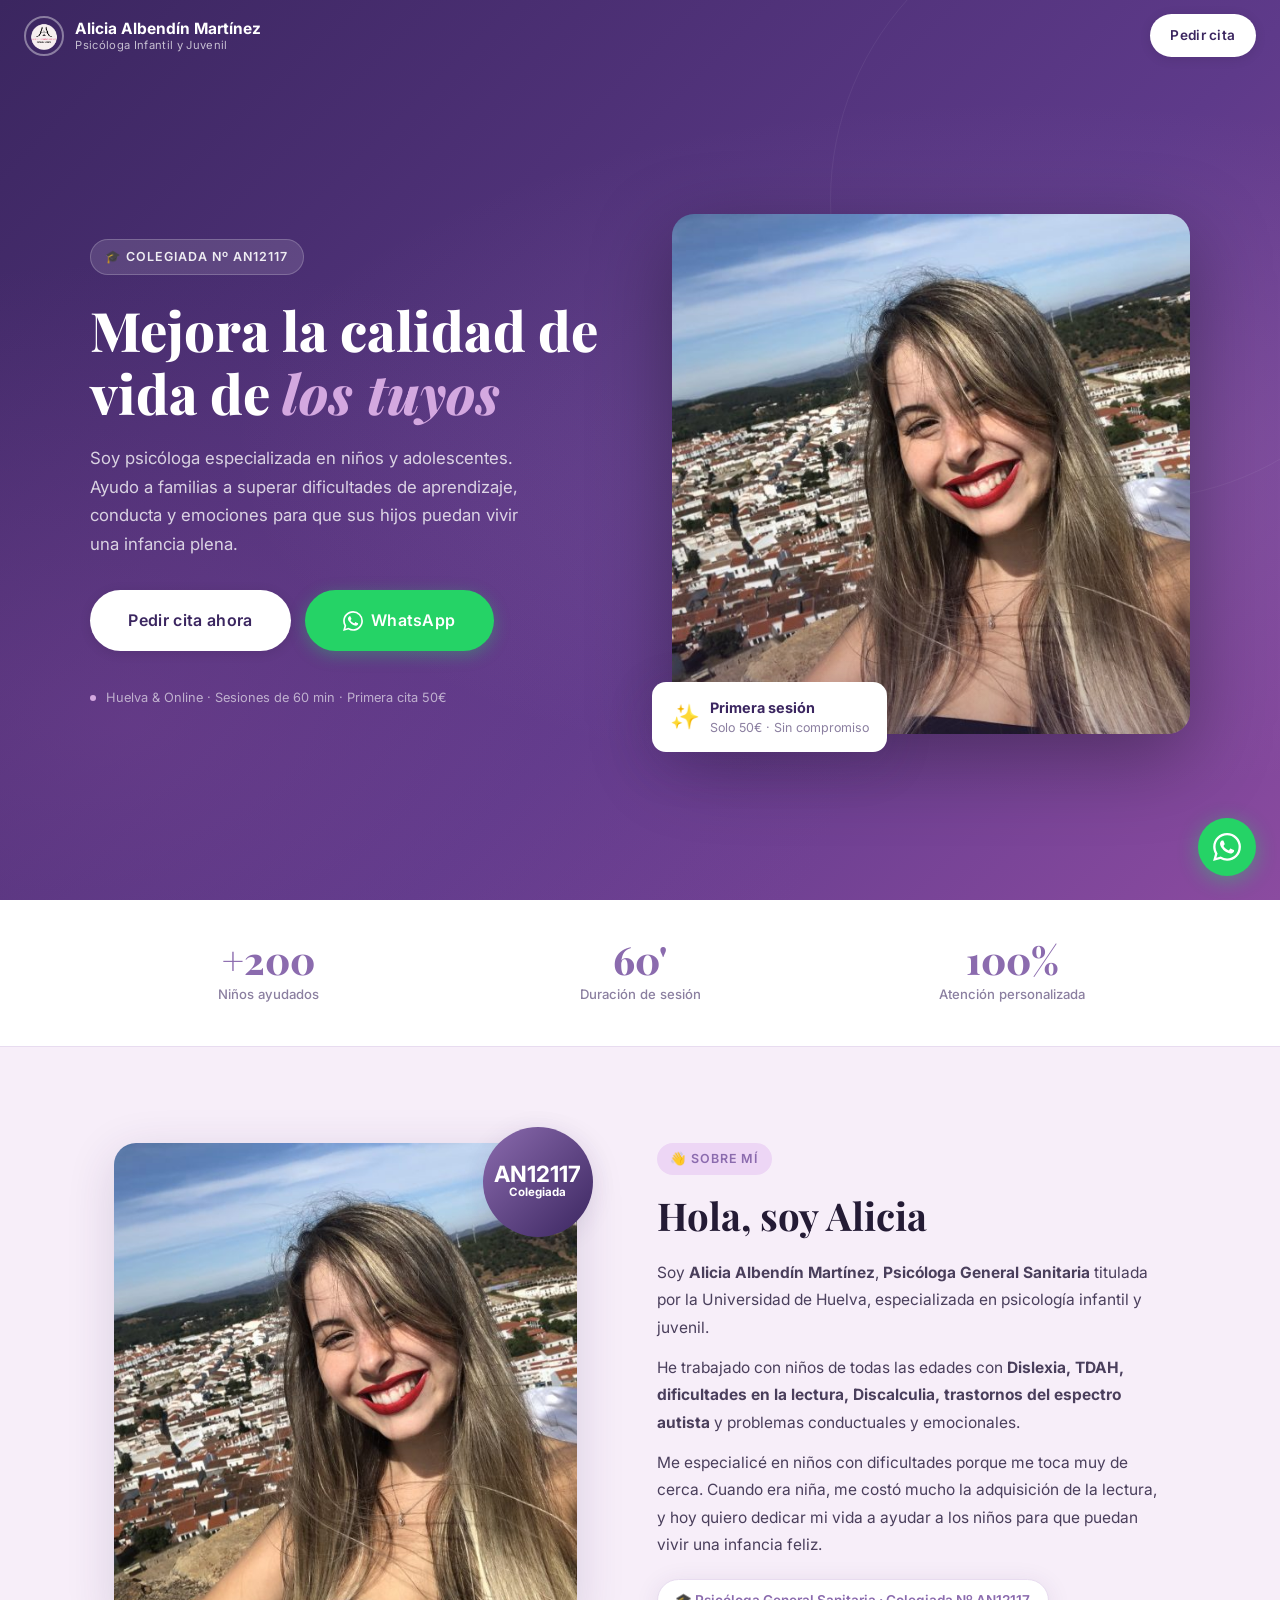
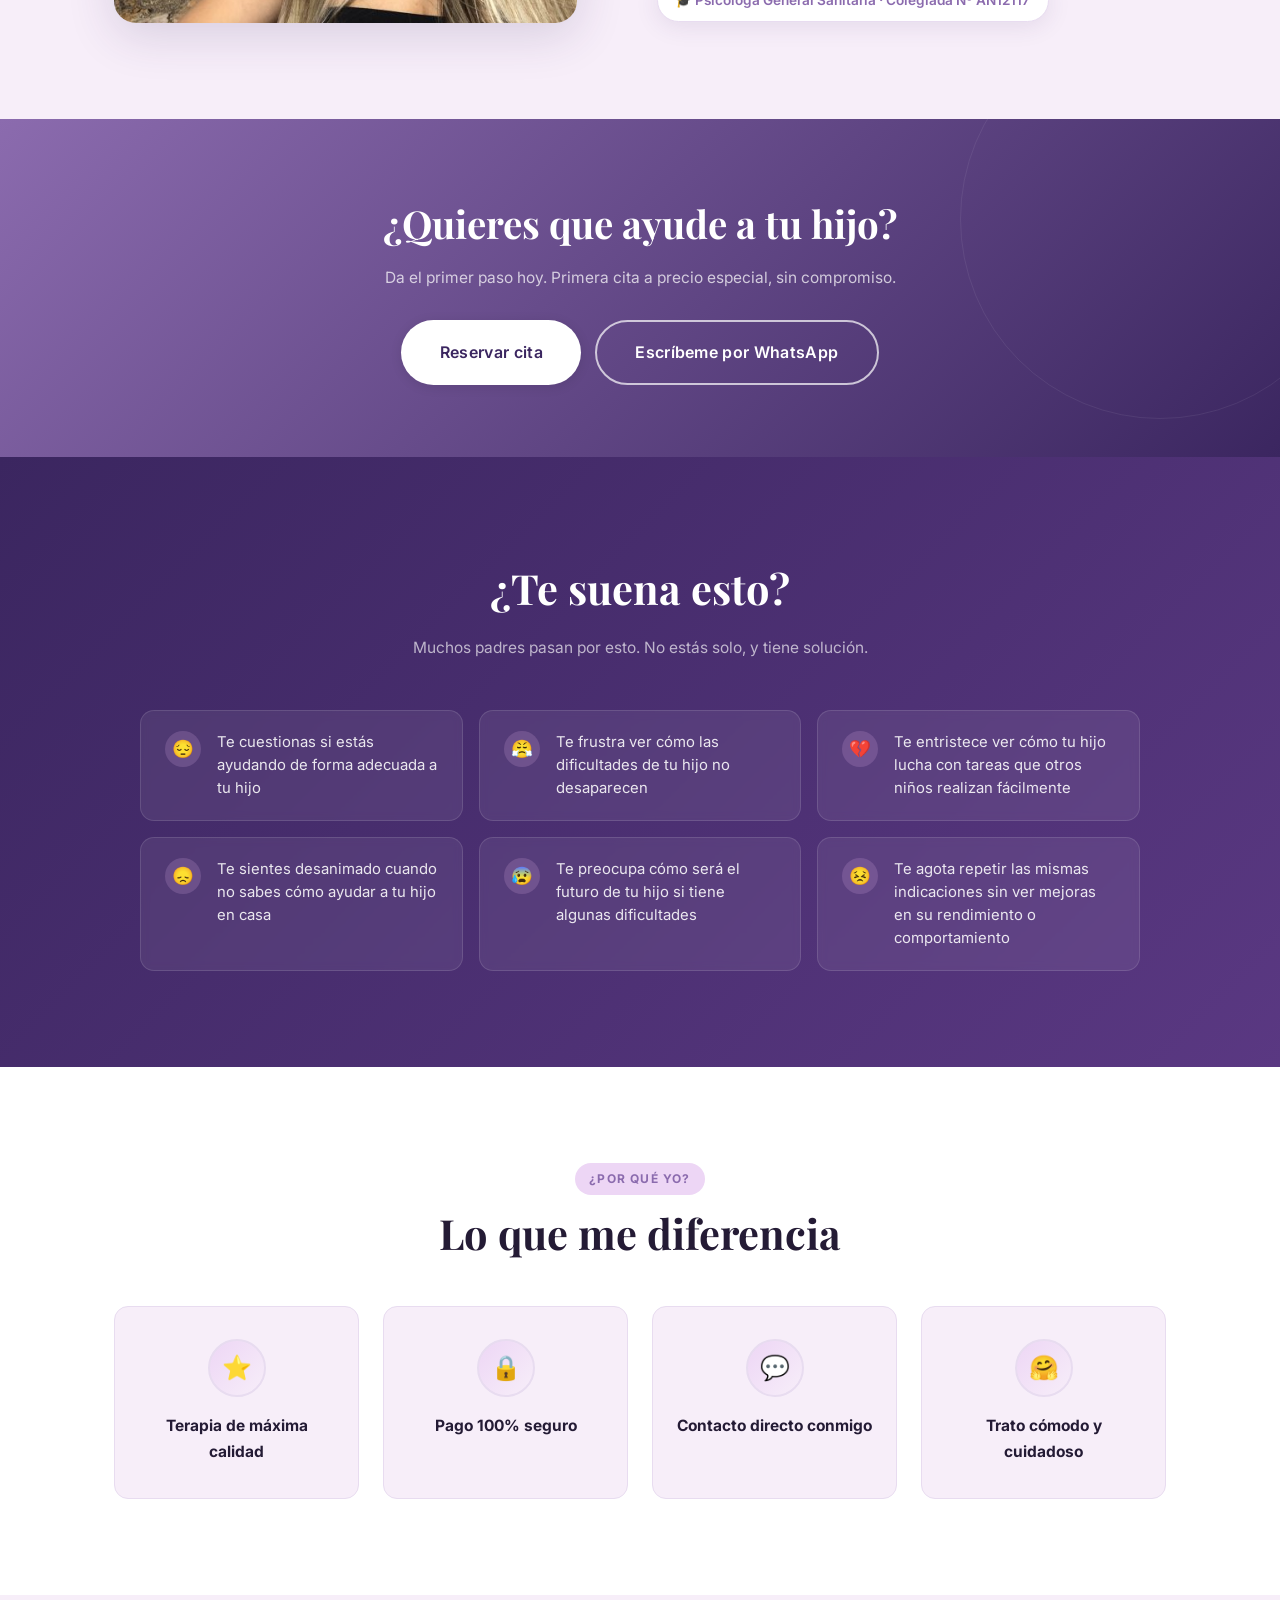
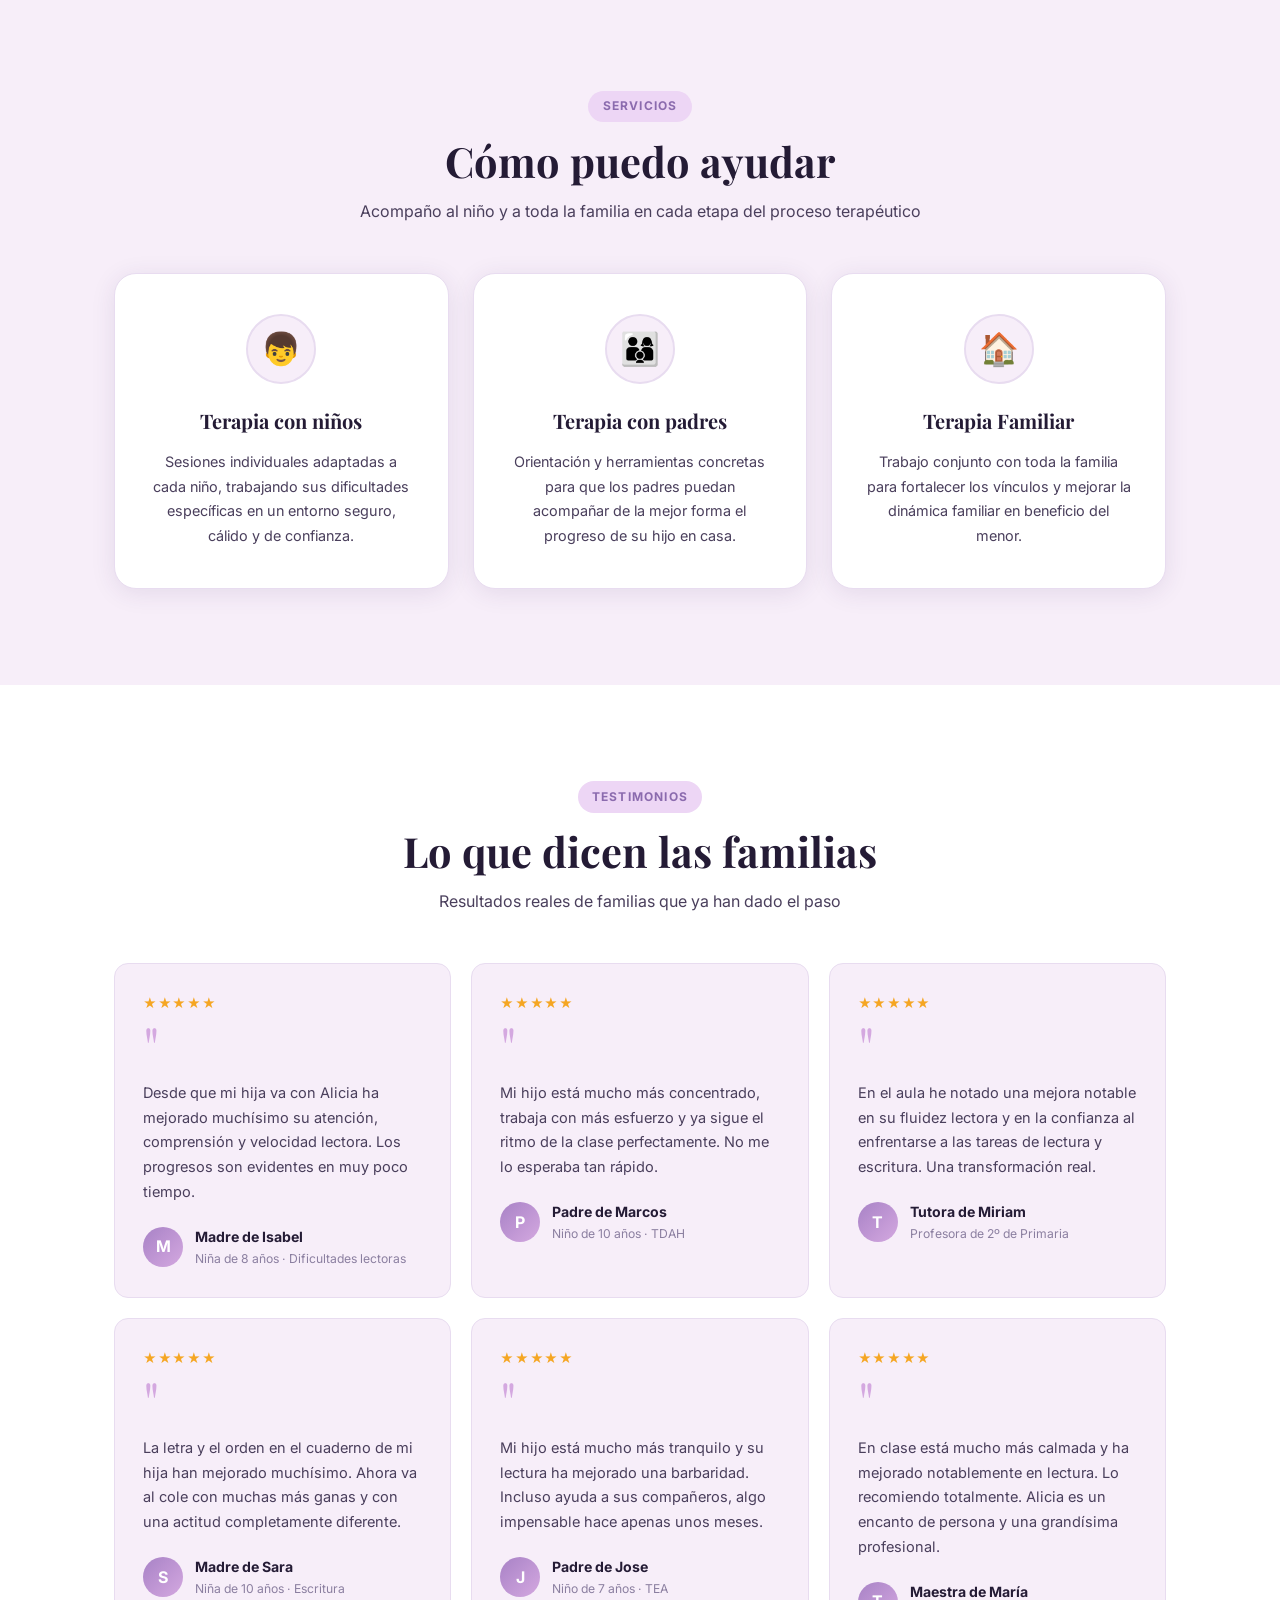
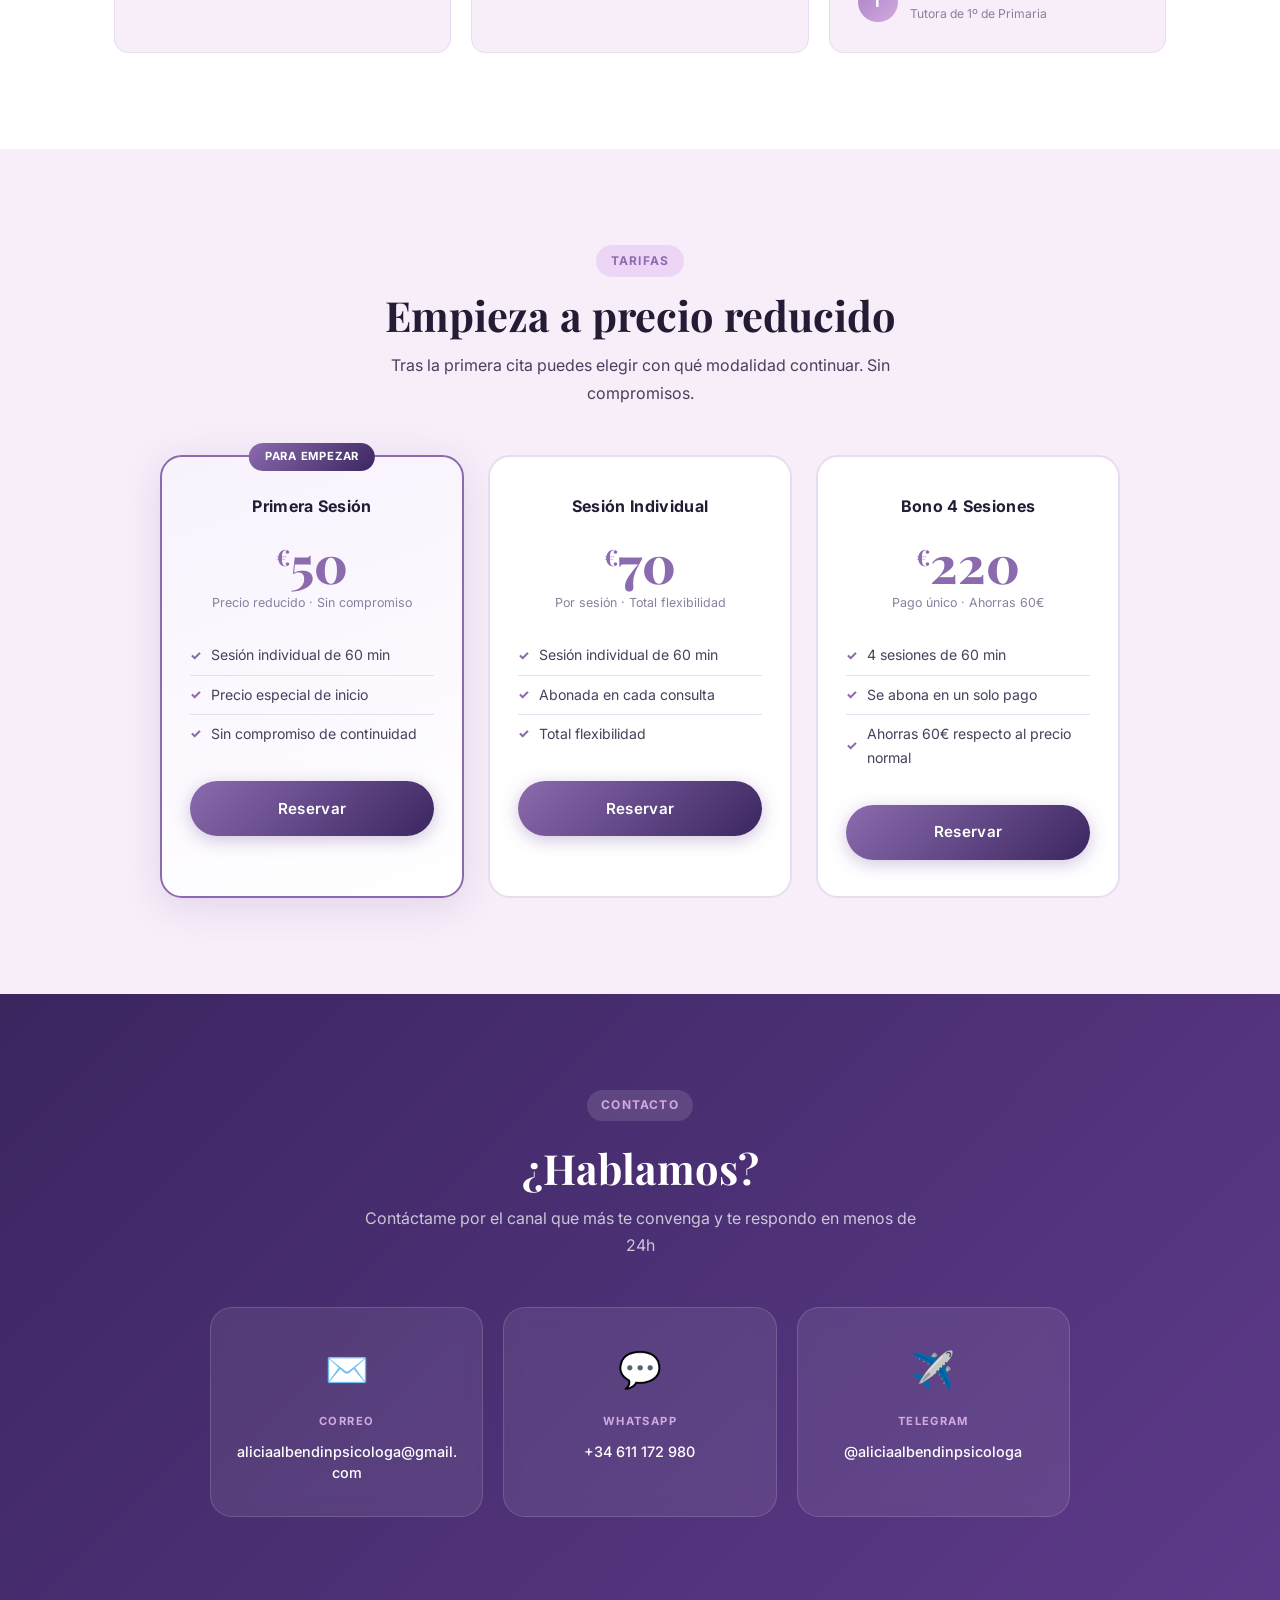
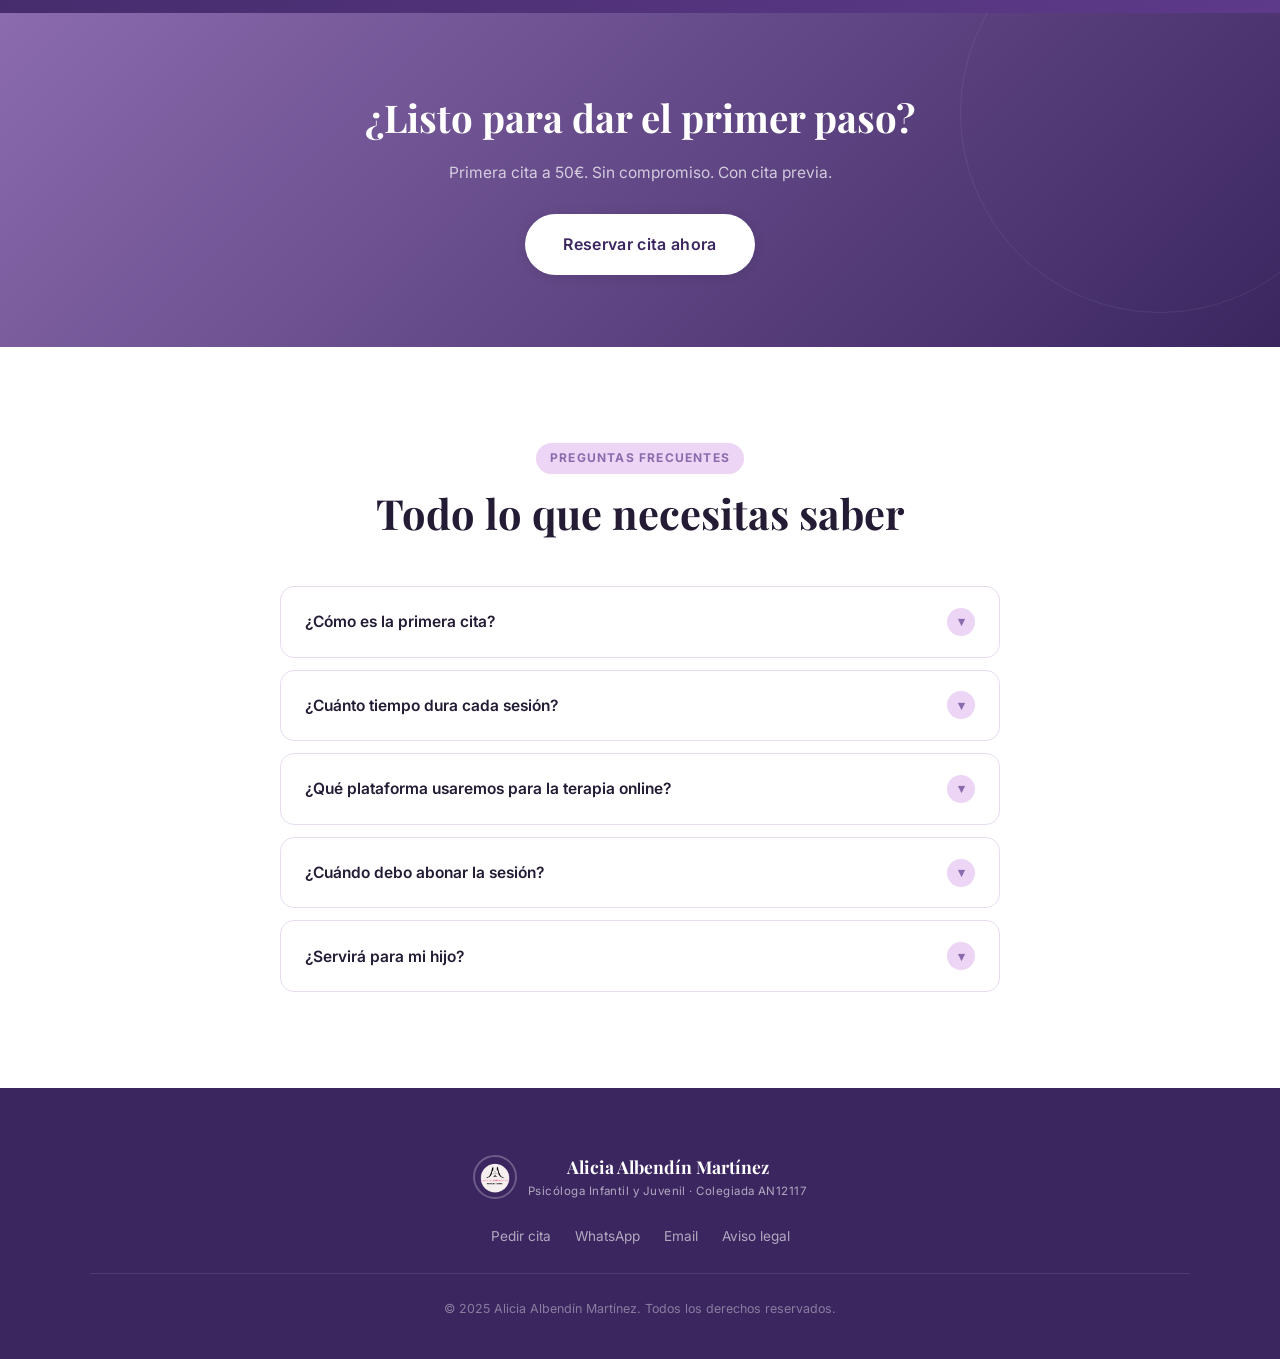
<file: site/index.html>
<!DOCTYPE html>
<html lang="es">
<head>
  <meta charset="UTF-8">
  <meta name="viewport" content="width=device-width, initial-scale=1.0">
  <title>Alicia Albendín Martínez — Psicóloga Infantil y Juvenil</title>
  <meta name="description" content="Psicóloga especializada en psicología infantil y juvenil. Ayudo a niños con dislexia, TDAH, problemas emocionales y conductuales. Huelva y Online.">
  <link rel="icon" type="image/png" href="images/logo.png">
  <link rel="stylesheet" href="styles.css">
</head>
<body>

<!-- Nav -->
<nav class="site-nav" id="nav">
  <div class="nav-logo">
    <img src="images/logo.png" alt="Alicia Albendín">
    <div class="nav-logo-name">
      Alicia Albendín Martínez
      <small>Psicóloga Infantil y Juvenil</small>
    </div>
  </div>
  <div class="nav-actions">
    <a href="pagina-de-ventas.html" class="btn btn-white btn-sm">Pedir cita</a>
  </div>
</nav>

<!-- Hero -->
<section class="hero">
  <div class="hero-inner">
    <div class="hero-content">
      <div class="hero-badge">🎓 Colegiada Nº AN12117</div>
      <h1>Mejora la calidad de vida de <em>los tuyos</em></h1>
      <p class="hero-sub">Soy psicóloga especializada en niños y adolescentes. Ayudo a familias a superar dificultades de aprendizaje, conducta y emociones para que sus hijos puedan vivir una infancia plena.</p>
      <div class="hero-ctas">
        <a href="pagina-de-ventas.html" class="btn btn-white btn-lg">Pedir cita ahora</a>
        <a href="https://wa.me/34611172980" target="_blank" class="btn btn-whatsapp btn-lg">
          <svg viewBox="0 0 24 24" width="20" height="20" fill="currentColor"><path d="M17.472 14.382c-.297-.149-1.758-.867-2.03-.967-.273-.099-.471-.148-.67.15-.197.297-.767.966-.94 1.164-.173.199-.347.223-.644.075-.297-.15-1.255-.463-2.39-1.475-.883-.788-1.48-1.761-1.653-2.059-.173-.297-.018-.458.13-.606.134-.133.298-.347.446-.52.149-.174.198-.298.298-.497.099-.198.05-.371-.025-.52-.075-.149-.669-1.612-.916-2.207-.242-.579-.487-.5-.669-.51-.173-.008-.371-.01-.57-.01-.198 0-.52.074-.792.372-.272.297-1.04 1.016-1.04 2.479 0 1.462 1.065 2.875 1.213 3.074.149.198 2.096 3.2 5.077 4.487.709.306 1.262.489 1.694.625.712.227 1.36.195 1.871.118.571-.085 1.758-.719 2.006-1.413.248-.694.248-1.289.173-1.413-.074-.124-.272-.198-.57-.347m-5.421 7.403h-.004a9.87 9.87 0 01-5.031-1.378l-.361-.214-3.741.982.998-3.648-.235-.374a9.86 9.86 0 01-1.51-5.26c.001-5.45 4.436-9.884 9.888-9.884 2.64 0 5.122 1.03 6.988 2.898a9.825 9.825 0 012.893 6.994c-.003 5.45-4.437 9.884-9.885 9.884m8.413-18.297A11.815 11.815 0 0012.05 0C5.495 0 .16 5.335.157 11.892c0 2.096.547 4.142 1.588 5.945L.057 24l6.305-1.654a11.882 11.882 0 005.683 1.448h.005c6.554 0 11.89-5.335 11.893-11.893a11.821 11.821 0 00-3.48-8.413z"/></svg>
          WhatsApp
        </a>
      </div>
      <div class="hero-trust">
        <div class="hero-trust-dot"></div>
        <span>Huelva &amp; Online · Sesiones de 60 min · Primera cita 50€</span>
      </div>
    </div>
    <div class="hero-image-wrap">
      <div class="hero-image-card">
        <img src="images/alicia.jpg" alt="Alicia Albendín Martínez, Psicóloga">
      </div>
      <div class="hero-float-badge">
        <div class="hero-float-badge-icon">✨</div>
        <div class="hero-float-badge-text">
          <strong>Primera sesión</strong>
          <span>Solo 50€ · Sin compromiso</span>
        </div>
      </div>
    </div>
  </div>
</section>

<!-- Stats bar -->
<div class="stats-bar">
  <div class="stats-inner">
    <div class="stat-item reveal">
      <div class="stat-num">+200</div>
      <div class="stat-label">Niños ayudados</div>
    </div>
    <div class="stat-item reveal reveal-delay-1">
      <div class="stat-num">60'</div>
      <div class="stat-label">Duración de sesión</div>
    </div>
    <div class="stat-item reveal reveal-delay-3">
      <div class="stat-num">100%</div>
      <div class="stat-label">Atención personalizada</div>
    </div>
  </div>
</div>

<!-- About -->
<section class="section about-section">
  <div class="container">
    <div class="about-grid">
      <div class="about-image reveal">
        <img src="images/alicia.jpg" alt="Alicia Albendín Martínez">
        <div class="about-image-badge">
          <strong>AN12117</strong>
          Colegiada
        </div>
      </div>
      <div class="about-content reveal reveal-delay-1">
        <div class="about-tag">👋 Sobre mí</div>
        <h2>Hola, soy Alicia</h2>
        <p>Soy <strong>Alicia Albendín Martínez</strong>, <strong>Psicóloga General Sanitaria</strong> titulada por la Universidad de Huelva, especializada en psicología infantil y juvenil.</p>
        <p>He trabajado con niños de todas las edades con <strong>Dislexia, TDAH, dificultades en la lectura, Discalculia, trastornos del espectro autista</strong> y problemas conductuales y emocionales.</p>
        <p>Me especialicé en niños con dificultades porque me toca muy de cerca. Cuando era niña, me costó mucho la adquisición de la lectura, y hoy quiero dedicar mi vida a ayudar a los niños para que puedan vivir una infancia feliz.</p>
        <div class="about-colegiada">🎓 Psicóloga General Sanitaria · Colegiada Nº AN12117</div>
      </div>
    </div>
  </div>
</section>

<!-- CTA Banner -->
<section class="cta-banner">
  <h2>¿Quieres que ayude a tu hijo?</h2>
  <p>Da el primer paso hoy. Primera cita a precio especial, sin compromiso.</p>
  <div class="cta-banner-btns">
    <a href="pagina-de-ventas.html" class="btn btn-white btn-lg">Reservar cita</a>
    <a href="https://wa.me/34611172980" target="_blank" class="btn btn-outline-white btn-lg">Escríbeme por WhatsApp</a>
  </div>
</section>

<!-- Pain points -->
<section class="pain-section">
  <div class="container">
    <div class="text-center">
      <h2 class="pain-section-title">¿Te suena esto?</h2>
      <p class="pain-section-sub">Muchos padres pasan por esto. No estás solo, y tiene solución.</p>
    </div>
    <div class="pain-grid">
      <div class="pain-item reveal">
        <div class="pain-icon-wrap">😔</div>
        <p>Te cuestionas si estás ayudando de forma adecuada a tu hijo</p>
      </div>
      <div class="pain-item reveal reveal-delay-1">
        <div class="pain-icon-wrap">😤</div>
        <p>Te frustra ver cómo las dificultades de tu hijo no desaparecen</p>
      </div>
      <div class="pain-item reveal reveal-delay-2">
        <div class="pain-icon-wrap">💔</div>
        <p>Te entristece ver cómo tu hijo lucha con tareas que otros niños realizan fácilmente</p>
      </div>
      <div class="pain-item reveal reveal-delay-3">
        <div class="pain-icon-wrap">😞</div>
        <p>Te sientes desanimado cuando no sabes cómo ayudar a tu hijo en casa</p>
      </div>
      <div class="pain-item reveal reveal-delay-1">
        <div class="pain-icon-wrap">😰</div>
        <p>Te preocupa cómo será el futuro de tu hijo si tiene algunas dificultades</p>
      </div>
      <div class="pain-item reveal reveal-delay-2">
        <div class="pain-icon-wrap">😣</div>
        <p>Te agota repetir las mismas indicaciones sin ver mejoras en su rendimiento o comportamiento</p>
      </div>
    </div>
  </div>
</section>

<!-- Features -->
<section class="section features-section">
  <div class="container">
    <div class="text-center">
      <div class="section-label">¿Por qué yo?</div>
      <h2 class="section-title">Lo que me diferencia</h2>
    </div>
    <div class="features-grid">
      <div class="feature-card reveal">
        <div class="feature-icon">⭐</div>
        <div class="feature-title">Terapia de máxima calidad</div>
      </div>
      <div class="feature-card reveal reveal-delay-1">
        <div class="feature-icon">🔒</div>
        <div class="feature-title">Pago 100% seguro</div>
      </div>
      <div class="feature-card reveal reveal-delay-2">
        <div class="feature-icon">💬</div>
        <div class="feature-title">Contacto directo conmigo</div>
      </div>
      <div class="feature-card reveal reveal-delay-3">
        <div class="feature-icon">🤗</div>
        <div class="feature-title">Trato cómodo y cuidadoso</div>
      </div>
    </div>
  </div>
</section>

<!-- Services -->
<section class="section services-section">
  <div class="container">
    <div class="text-center">
      <div class="section-label">Servicios</div>
      <h2 class="section-title">Cómo puedo ayudar</h2>
      <p class="section-desc center">Acompaño al niño y a toda la familia en cada etapa del proceso terapéutico</p>
    </div>
    <div class="services-grid">
      <div class="service-card reveal">
        <div class="service-icon-wrap">👦</div>
        <h3>Terapia con niños</h3>
        <p>Sesiones individuales adaptadas a cada niño, trabajando sus dificultades específicas en un entorno seguro, cálido y de confianza.</p>
      </div>
      <div class="service-card reveal reveal-delay-1">
        <div class="service-icon-wrap">👨‍👩‍👦</div>
        <h3>Terapia con padres</h3>
        <p>Orientación y herramientas concretas para que los padres puedan acompañar de la mejor forma el progreso de su hijo en casa.</p>
      </div>
      <div class="service-card reveal reveal-delay-2">
        <div class="service-icon-wrap">🏠</div>
        <h3>Terapia Familiar</h3>
        <p>Trabajo conjunto con toda la familia para fortalecer los vínculos y mejorar la dinámica familiar en beneficio del menor.</p>
      </div>
    </div>
  </div>
</section>

<!-- Testimonials -->
<section class="section testimonials-section">
  <div class="container">
    <div class="text-center">
      <div class="section-label">Testimonios</div>
      <h2 class="section-title">Lo que dicen las familias</h2>
      <p class="section-desc center">Resultados reales de familias que ya han dado el paso</p>
    </div>
    <div class="testimonials-grid">
      <div class="testimonial-card reveal">
        <div class="stars">★★★★★</div>
        <div class="testimonial-quote-mark">"</div>
        <p class="testimonial-text">Desde que mi hija va con Alicia ha mejorado muchísimo su atención, comprensión y velocidad lectora. Los progresos son evidentes en muy poco tiempo.</p>
        <div class="testimonial-footer">
          <div class="testimonial-avatar">M</div>
          <div>
            <div class="testimonial-author">Madre de Isabel</div>
            <div class="testimonial-role">Niña de 8 años · Dificultades lectoras</div>
          </div>
        </div>
      </div>
      <div class="testimonial-card reveal reveal-delay-1">
        <div class="stars">★★★★★</div>
        <div class="testimonial-quote-mark">"</div>
        <p class="testimonial-text">Mi hijo está mucho más concentrado, trabaja con más esfuerzo y ya sigue el ritmo de la clase perfectamente. No me lo esperaba tan rápido.</p>
        <div class="testimonial-footer">
          <div class="testimonial-avatar">P</div>
          <div>
            <div class="testimonial-author">Padre de Marcos</div>
            <div class="testimonial-role">Niño de 10 años · TDAH</div>
          </div>
        </div>
      </div>
      <div class="testimonial-card reveal reveal-delay-2">
        <div class="stars">★★★★★</div>
        <div class="testimonial-quote-mark">"</div>
        <p class="testimonial-text">En el aula he notado una mejora notable en su fluidez lectora y en la confianza al enfrentarse a las tareas de lectura y escritura. Una transformación real.</p>
        <div class="testimonial-footer">
          <div class="testimonial-avatar">T</div>
          <div>
            <div class="testimonial-author">Tutora de Miriam</div>
            <div class="testimonial-role">Profesora de 2º de Primaria</div>
          </div>
        </div>
      </div>
      <div class="testimonial-card reveal">
        <div class="stars">★★★★★</div>
        <div class="testimonial-quote-mark">"</div>
        <p class="testimonial-text">La letra y el orden en el cuaderno de mi hija han mejorado muchísimo. Ahora va al cole con muchas más ganas y con una actitud completamente diferente.</p>
        <div class="testimonial-footer">
          <div class="testimonial-avatar">S</div>
          <div>
            <div class="testimonial-author">Madre de Sara</div>
            <div class="testimonial-role">Niña de 10 años · Escritura</div>
          </div>
        </div>
      </div>
      <div class="testimonial-card reveal reveal-delay-1">
        <div class="stars">★★★★★</div>
        <div class="testimonial-quote-mark">"</div>
        <p class="testimonial-text">Mi hijo está mucho más tranquilo y su lectura ha mejorado una barbaridad. Incluso ayuda a sus compañeros, algo impensable hace apenas unos meses.</p>
        <div class="testimonial-footer">
          <div class="testimonial-avatar">J</div>
          <div>
            <div class="testimonial-author">Padre de Jose</div>
            <div class="testimonial-role">Niño de 7 años · TEA</div>
          </div>
        </div>
      </div>
      <div class="testimonial-card reveal reveal-delay-2">
        <div class="stars">★★★★★</div>
        <div class="testimonial-quote-mark">"</div>
        <p class="testimonial-text">En clase está mucho más calmada y ha mejorado notablemente en lectura. Lo recomiendo totalmente. Alicia es un encanto de persona y una grandísima profesional.</p>
        <div class="testimonial-footer">
          <div class="testimonial-avatar">T</div>
          <div>
            <div class="testimonial-author">Maestra de María</div>
            <div class="testimonial-role">Tutora de 1º de Primaria</div>
          </div>
        </div>
      </div>
    </div>
  </div>
</section>

<!-- Pricing -->
<section class="section pricing-section">
  <div class="container">
    <div class="text-center">
      <div class="section-label">Tarifas</div>
      <h2 class="section-title">Empieza a precio reducido</h2>
      <p class="section-desc center">Tras la primera cita puedes elegir con qué modalidad continuar. Sin compromisos.</p>
    </div>
    <div class="pricing-grid">
      <div class="price-card featured reveal">
        <div class="price-card-badge">Para empezar</div>
        <div class="price-name">Primera sesión</div>
        <div class="price-amount"><sup>€</sup>50</div>
        <div class="price-desc">Precio reducido · Sin compromiso</div>
        <ul class="price-features">
          <li>Sesión individual de 60 min</li>
          <li>Precio especial de inicio</li>
          <li>Sin compromiso de continuidad</li>
        </ul>
        <a href="pagina-de-ventas.html" class="btn btn-primary" style="width:100%;">Reservar</a>
      </div>
      <div class="price-card reveal reveal-delay-1">
        <div class="price-name">Sesión individual</div>
        <div class="price-amount"><sup>€</sup>70</div>
        <div class="price-desc">Por sesión · Total flexibilidad</div>
        <ul class="price-features">
          <li>Sesión individual de 60 min</li>
          <li>Abonada en cada consulta</li>
          <li>Total flexibilidad</li>
        </ul>
        <a href="pagina-de-ventas.html" class="btn btn-primary" style="width:100%;">Reservar</a>
      </div>
      <div class="price-card reveal reveal-delay-2">
        <div class="price-name">Bono 4 sesiones</div>
        <div class="price-amount"><sup>€</sup>220</div>
        <div class="price-desc">Pago único · Ahorras 60€</div>
        <ul class="price-features">
          <li>4 sesiones de 60 min</li>
          <li>Se abona en un solo pago</li>
          <li>Ahorras 60€ respecto al precio normal</li>
        </ul>
        <a href="pagina-de-ventas.html" class="btn btn-primary" style="width:100%;">Reservar</a>
      </div>
    </div>
  </div>
</section>

<!-- Contact -->
<section class="contact-section">
  <div class="container">
    <div class="text-center">
      <div class="section-label" style="background:rgba(255,255,255,0.12); color:var(--lilac);">Contacto</div>
      <h2 class="section-title white" style="margin-top:0.5rem;">¿Hablamos?</h2>
      <p class="section-desc center white">Contáctame por el canal que más te convenga y te respondo en menos de 24h</p>
    </div>
    <div class="contact-grid">
      <a href="mailto:aliciaalbendinpsicologa@gmail.com" class="contact-card">
        <div class="contact-card-icon">✉️</div>
        <div class="contact-card-label">Correo</div>
        <div class="contact-card-value">aliciaalbendinpsicologa@gmail.com</div>
      </a>
      <a href="https://wa.me/34611172980" target="_blank" class="contact-card">
        <div class="contact-card-icon">💬</div>
        <div class="contact-card-label">WhatsApp</div>
        <div class="contact-card-value">+34 611 172 980</div>
      </a>
      <a href="https://t.me/aliciaalbendinpsicologa" target="_blank" class="contact-card">
        <div class="contact-card-icon">✈️</div>
        <div class="contact-card-label">Telegram</div>
        <div class="contact-card-value">@aliciaalbendinpsicologa</div>
      </a>
    </div>
  </div>
</section>

<!-- CTA Banner -->
<section class="cta-banner">
  <h2>¿Listo para dar el primer paso?</h2>
  <p>Primera cita a 50€. Sin compromiso. Con cita previa.</p>
  <div class="cta-banner-btns">
    <a href="pagina-de-ventas.html" class="btn btn-white btn-lg">Reservar cita ahora</a>
  </div>
</section>

<!-- FAQ -->
<section class="section faq-section">
  <div class="container">
    <div class="text-center">
      <div class="section-label">Preguntas frecuentes</div>
      <h2 class="section-title">Todo lo que necesitas saber</h2>
    </div>
    <div class="faq-list">
      <div class="faq-item">
        <button class="faq-question" onclick="toggleFaq(this)">
          ¿Cómo es la primera cita?
          <span class="faq-chevron">▾</span>
        </button>
        <div class="faq-answer">
          La primera cita es una toma de contacto. Realizamos una entrevista para que puedas contarme el motivo de consulta y yo pueda explicarte con detalle cómo voy a ayudar a tu hijo.
        </div>
      </div>
      <div class="faq-item">
        <button class="faq-question" onclick="toggleFaq(this)">
          ¿Cuánto tiempo dura cada sesión?
          <span class="faq-chevron">▾</span>
        </button>
        <div class="faq-answer">
          Cada sesión tiene una duración de <strong>60 minutos</strong>.
        </div>
      </div>
      <div class="faq-item">
        <button class="faq-question" onclick="toggleFaq(this)">
          ¿Qué plataforma usaremos para la terapia online?
          <span class="faq-chevron">▾</span>
        </button>
        <div class="faq-answer">
          Utilizaremos la plataforma que más te convenga: <strong>Zoom, Skype, WhatsApp, Discord o Google Meet</strong>. Tú eliges la que mejor se adapte a ti y a tu familia.
        </div>
      </div>
      <div class="faq-item">
        <button class="faq-question" onclick="toggleFaq(this)">
          ¿Cuándo debo abonar la sesión?
          <span class="faq-chevron">▾</span>
        </button>
        <div class="faq-answer">
          El pago debe realizarse al menos <strong>24 horas antes</strong> de la consulta. Los bonos de 4 sesiones se abonan en un único pago con el mismo plazo mínimo de 24 horas de antelación.
        </div>
      </div>
      <div class="faq-item">
        <button class="faq-question" onclick="toggleFaq(this)">
          ¿Servirá para mi hijo?
          <span class="faq-chevron">▾</span>
        </button>
        <div class="faq-answer">
          La terapia se adapta de forma personalizada a cada niño y familia. La efectividad es proporcional al grado de implicación de la familia durante el proceso. Mi compromiso es ofreceros las mejores herramientas para avanzar juntos.
        </div>
      </div>
    </div>
  </div>
</section>

<!-- Footer -->
<footer class="site-footer">
  <div class="footer-inner">
    <div class="footer-logo">
      <img src="images/logo.png" alt="Alicia Albendín">
      <div class="footer-logo-name">
        Alicia Albendín Martínez
        <small>Psicóloga Infantil y Juvenil · Colegiada AN12117</small>
      </div>
    </div>
    <div class="footer-links">
      <a href="pagina-de-ventas.html">Pedir cita</a>
      <a href="https://wa.me/34611172980" target="_blank">WhatsApp</a>
      <a href="mailto:aliciaalbendinpsicologa@gmail.com">Email</a>
      <a href="aviso-legal.html">Aviso legal</a>
    </div>
    <div class="footer-bottom">
      © 2025 Alicia Albendín Martínez. Todos los derechos reservados.
    </div>
  </div>
</footer>

<!-- Floating WhatsApp button -->
<a href="https://wa.me/34611172980" target="_blank" class="float-wa" title="Escríbeme por WhatsApp">
  <svg viewBox="0 0 24 24" xmlns="http://www.w3.org/2000/svg"><path d="M17.472 14.382c-.297-.149-1.758-.867-2.03-.967-.273-.099-.471-.148-.67.15-.197.297-.767.966-.94 1.164-.173.199-.347.223-.644.075-.297-.15-1.255-.463-2.39-1.475-.883-.788-1.48-1.761-1.653-2.059-.173-.297-.018-.458.13-.606.134-.133.298-.347.446-.52.149-.174.198-.298.298-.497.099-.198.05-.371-.025-.52-.075-.149-.669-1.612-.916-2.207-.242-.579-.487-.5-.669-.51-.173-.008-.371-.01-.57-.01-.198 0-.52.074-.792.372-.272.297-1.04 1.016-1.04 2.479 0 1.462 1.065 2.875 1.213 3.074.149.198 2.096 3.2 5.077 4.487.709.306 1.262.489 1.694.625.712.227 1.36.195 1.871.118.571-.085 1.758-.719 2.006-1.413.248-.694.248-1.289.173-1.413-.074-.124-.272-.198-.57-.347m-5.421 7.403h-.004a9.87 9.87 0 01-5.031-1.378l-.361-.214-3.741.982.998-3.648-.235-.374a9.86 9.86 0 01-1.51-5.26c.001-5.45 4.436-9.884 9.888-9.884 2.64 0 5.122 1.03 6.988 2.898a9.825 9.825 0 012.893 6.994c-.003 5.45-4.437 9.884-9.885 9.884m8.413-18.297A11.815 11.815 0 0012.05 0C5.495 0 .16 5.335.157 11.892c0 2.096.547 4.142 1.588 5.945L.057 24l6.305-1.654a11.882 11.882 0 005.683 1.448h.005c6.554 0 11.89-5.335 11.893-11.893a11.821 11.821 0 00-3.48-8.413z"/></svg>
</a>

<script>
// Sticky nav
const nav = document.getElementById('nav');
window.addEventListener('scroll', () => {
  nav.classList.toggle('scrolled', window.scrollY > 60);
}, { passive: true });

// Scroll reveal
const observer = new IntersectionObserver((entries) => {
  entries.forEach(e => { if (e.isIntersecting) e.target.classList.add('visible'); });
}, { threshold: 0.12 });
document.querySelectorAll('.reveal').forEach(el => observer.observe(el));

// FAQ accordion
function toggleFaq(btn) {
  const answer = btn.nextElementSibling;
  const isOpen = answer.classList.contains('open');
  document.querySelectorAll('.faq-answer').forEach(a => a.classList.remove('open'));
  document.querySelectorAll('.faq-question').forEach(b => b.classList.remove('open'));
  if (!isOpen) { answer.classList.add('open'); btn.classList.add('open'); }
}
</script>
</body>
</html>
</file>
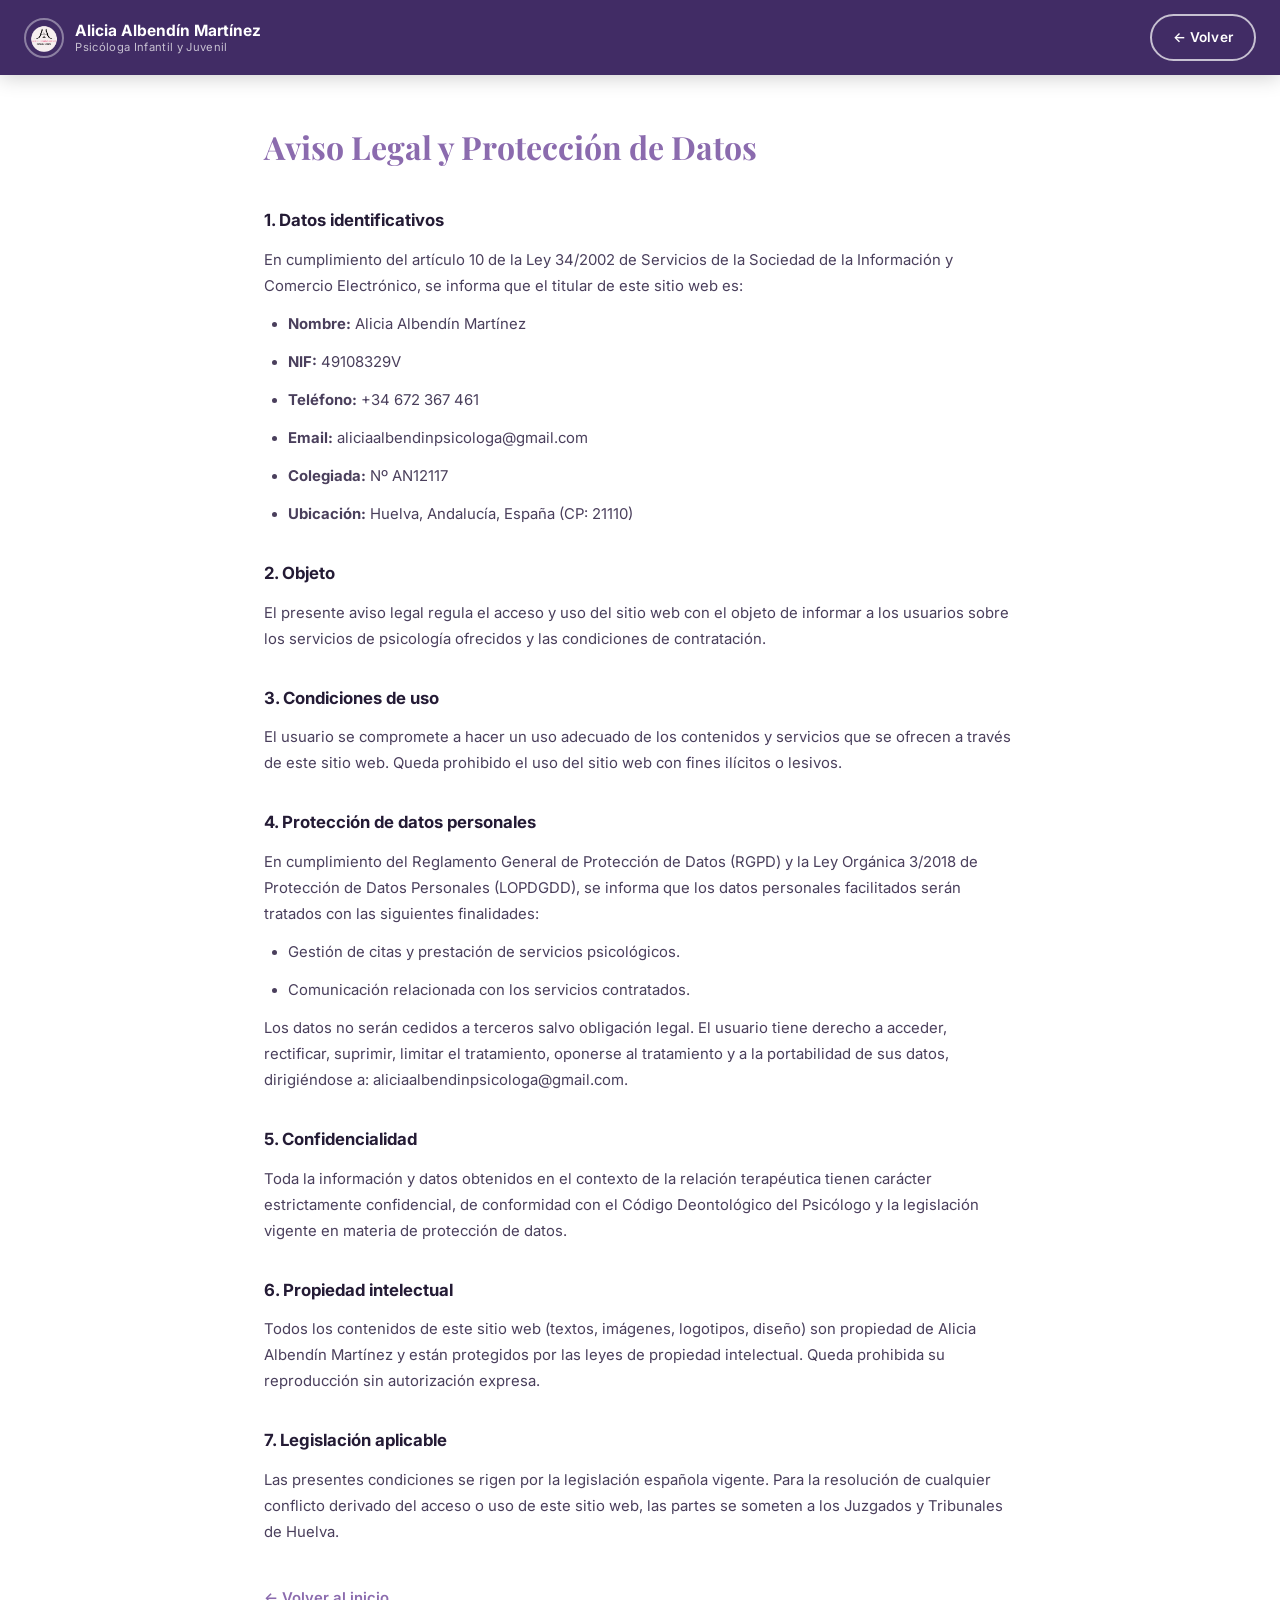
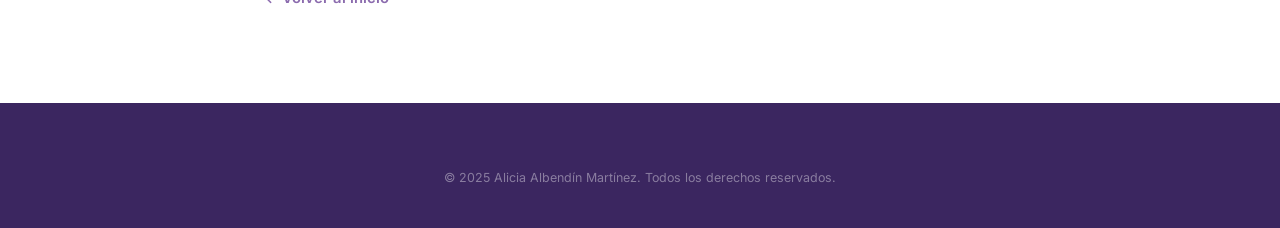
<file: site/aviso-legal.html>
<!DOCTYPE html>
<html lang="es">
<head>
  <meta charset="UTF-8">
  <meta name="viewport" content="width=device-width, initial-scale=1.0">
  <title>Aviso Legal — Alicia Albendín Psicóloga</title>
  <link rel="icon" type="image/png" href="images/logo.png">
  <link rel="stylesheet" href="styles.css">
</head>
<body>

<nav class="site-nav scrolled">
  <div class="nav-logo">
    <img src="images/logo.png" alt="Alicia Albendín">
    <div class="nav-logo-name">
      Alicia Albendín Martínez
      <small>Psicóloga Infantil y Juvenil</small>
    </div>
  </div>
  <div class="nav-actions">
    <a href="index.html" class="btn btn-outline-white btn-sm">← Volver</a>
  </div>
</nav>

<div class="legal-wrap">
  <h1>Aviso Legal y Protección de Datos</h1>

  <h2>1. Datos identificativos</h2>
  <p>En cumplimiento del artículo 10 de la Ley 34/2002 de Servicios de la Sociedad de la Información y Comercio Electrónico, se informa que el titular de este sitio web es:</p>
  <ul>
    <li><strong>Nombre:</strong> Alicia Albendín Martínez</li>
    <li><strong>NIF:</strong> 49108329V</li>
    <li><strong>Teléfono:</strong> +34 672 367 461</li>
    <li><strong>Email:</strong> aliciaalbendinpsicologa@gmail.com</li>
    <li><strong>Colegiada:</strong> Nº AN12117</li>
    <li><strong>Ubicación:</strong> Huelva, Andalucía, España (CP: 21110)</li>
  </ul>

  <h2>2. Objeto</h2>
  <p>El presente aviso legal regula el acceso y uso del sitio web con el objeto de informar a los usuarios sobre los servicios de psicología ofrecidos y las condiciones de contratación.</p>

  <h2>3. Condiciones de uso</h2>
  <p>El usuario se compromete a hacer un uso adecuado de los contenidos y servicios que se ofrecen a través de este sitio web. Queda prohibido el uso del sitio web con fines ilícitos o lesivos.</p>

  <h2>4. Protección de datos personales</h2>
  <p>En cumplimiento del Reglamento General de Protección de Datos (RGPD) y la Ley Orgánica 3/2018 de Protección de Datos Personales (LOPDGDD), se informa que los datos personales facilitados serán tratados con las siguientes finalidades:</p>
  <ul>
    <li>Gestión de citas y prestación de servicios psicológicos.</li>
    <li>Comunicación relacionada con los servicios contratados.</li>
  </ul>
  <p>Los datos no serán cedidos a terceros salvo obligación legal. El usuario tiene derecho a acceder, rectificar, suprimir, limitar el tratamiento, oponerse al tratamiento y a la portabilidad de sus datos, dirigiéndose a: aliciaalbendinpsicologa@gmail.com.</p>

  <h2>5. Confidencialidad</h2>
  <p>Toda la información y datos obtenidos en el contexto de la relación terapéutica tienen carácter estrictamente confidencial, de conformidad con el Código Deontológico del Psicólogo y la legislación vigente en materia de protección de datos.</p>

  <h2>6. Propiedad intelectual</h2>
  <p>Todos los contenidos de este sitio web (textos, imágenes, logotipos, diseño) son propiedad de Alicia Albendín Martínez y están protegidos por las leyes de propiedad intelectual. Queda prohibida su reproducción sin autorización expresa.</p>

  <h2>7. Legislación aplicable</h2>
  <p>Las presentes condiciones se rigen por la legislación española vigente. Para la resolución de cualquier conflicto derivado del acceso o uso de este sitio web, las partes se someten a los Juzgados y Tribunales de Huelva.</p>

  <p style="margin-top:2.5rem;"><a href="index.html" style="color:var(--purple); font-weight:600;">← Volver al inicio</a></p>
</div>

<footer class="site-footer">
  <div class="footer-inner">
    <div class="footer-bottom" style="border-top:none; padding-top:0; margin-top:0;">
      © 2025 Alicia Albendín Martínez. Todos los derechos reservados.
    </div>
  </div>
</footer>

</body>
</html>
</file>
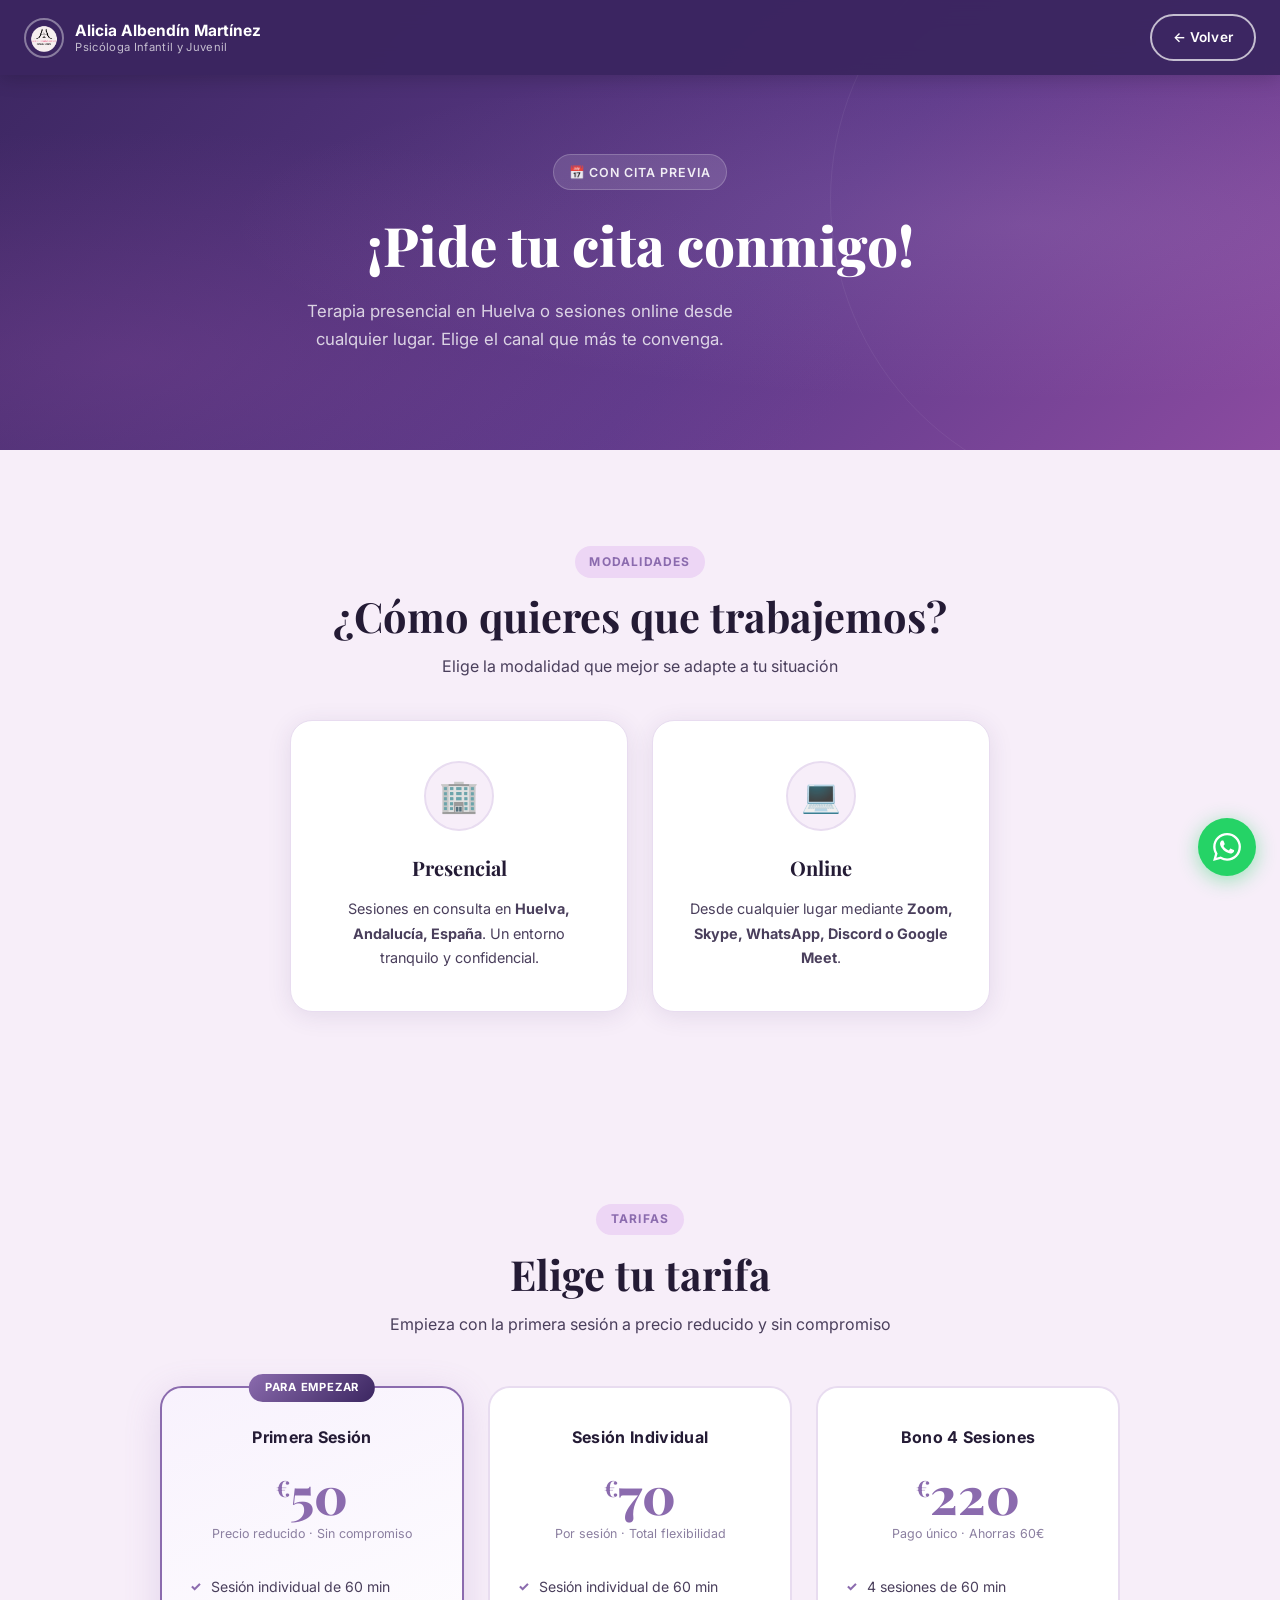
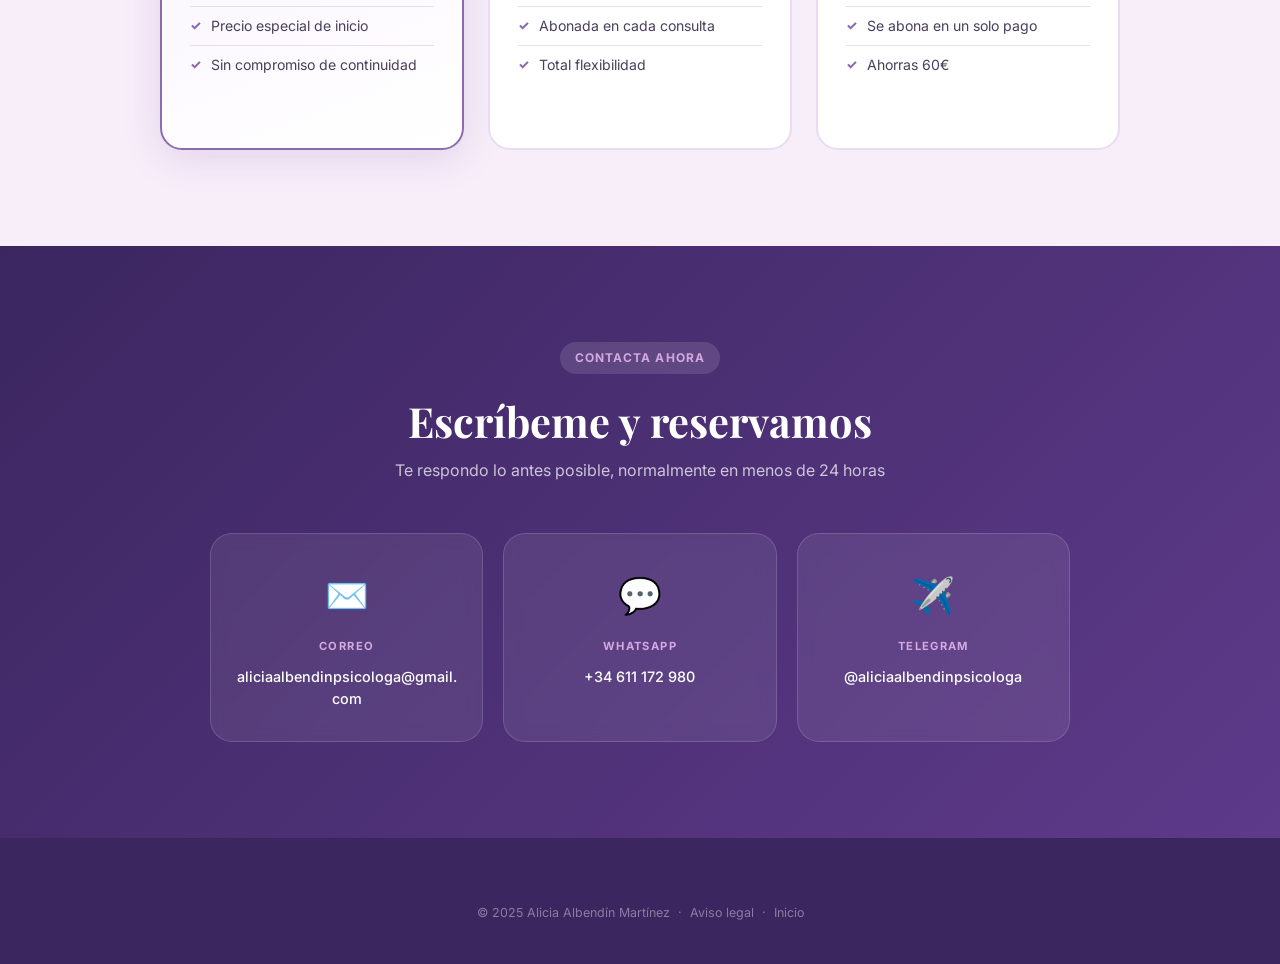
<file: site/pagina-de-ventas.html>
<!DOCTYPE html>
<html lang="es">
<head>
  <meta charset="UTF-8">
  <meta name="viewport" content="width=device-width, initial-scale=1.0">
  <title>Pedir cita — Alicia Albendín Psicóloga</title>
  <link rel="icon" type="image/png" href="images/logo.png">
  <link rel="stylesheet" href="styles.css">
</head>
<body>

<nav class="site-nav scrolled" id="nav">
  <div class="nav-logo">
    <img src="images/logo.png" alt="Alicia Albendín">
    <div class="nav-logo-name">
      Alicia Albendín Martínez
      <small>Psicóloga Infantil y Juvenil</small>
    </div>
  </div>
  <div class="nav-actions">
    <a href="index.html" class="btn btn-outline-white btn-sm">← Volver</a>
  </div>
</nav>

<!-- Hero -->
<section class="hero" style="min-height:50vh; align-items:flex-end; padding-bottom:4rem;">
  <div class="hero-inner" style="grid-template-columns:1fr; text-align:center; max-width:700px;">
    <div class="hero-content">
      <div class="hero-badge">📅 Con cita previa</div>
      <h1>¡Pide tu cita conmigo!</h1>
      <p class="hero-sub">Terapia presencial en Huelva o sesiones online desde cualquier lugar. Elige el canal que más te convenga.</p>
    </div>
  </div>
</section>

<!-- Modalidades -->
<section class="section" style="background:var(--blush);">
  <div class="container">
    <div class="text-center">
      <div class="section-label">Modalidades</div>
      <h2 class="section-title">¿Cómo quieres que trabajemos?</h2>
      <p class="section-desc center">Elige la modalidad que mejor se adapte a tu situación</p>
    </div>
    <div class="services-grid" style="margin-top:2.5rem; max-width:700px; margin-left:auto; margin-right:auto; grid-template-columns:repeat(2,1fr);">
      <div class="service-card reveal">
        <div class="service-icon-wrap">🏢</div>
        <h3>Presencial</h3>
        <p>Sesiones en consulta en <strong>Huelva, Andalucía, España</strong>. Un entorno tranquilo y confidencial.</p>
      </div>
      <div class="service-card reveal reveal-delay-1">
        <div class="service-icon-wrap">💻</div>
        <h3>Online</h3>
        <p>Desde cualquier lugar mediante <strong>Zoom, Skype, WhatsApp, Discord o Google Meet</strong>.</p>
      </div>
    </div>
  </div>
</section>

<!-- Pricing -->
<section class="section pricing-section">
  <div class="container">
    <div class="text-center">
      <div class="section-label">Tarifas</div>
      <h2 class="section-title">Elige tu tarifa</h2>
      <p class="section-desc center">Empieza con la primera sesión a precio reducido y sin compromiso</p>
    </div>
    <div class="pricing-grid">
      <div class="price-card featured reveal">
        <div class="price-card-badge">Para empezar</div>
        <div class="price-name">Primera sesión</div>
        <div class="price-amount"><sup>€</sup>50</div>
        <div class="price-desc">Precio reducido · Sin compromiso</div>
        <ul class="price-features">
          <li>Sesión individual de 60 min</li>
          <li>Precio especial de inicio</li>
          <li>Sin compromiso de continuidad</li>
        </ul>
      </div>
      <div class="price-card reveal reveal-delay-1">
        <div class="price-name">Sesión individual</div>
        <div class="price-amount"><sup>€</sup>70</div>
        <div class="price-desc">Por sesión · Total flexibilidad</div>
        <ul class="price-features">
          <li>Sesión individual de 60 min</li>
          <li>Abonada en cada consulta</li>
          <li>Total flexibilidad</li>
        </ul>
      </div>
      <div class="price-card reveal reveal-delay-2">
        <div class="price-name">Bono 4 sesiones</div>
        <div class="price-amount"><sup>€</sup>220</div>
        <div class="price-desc">Pago único · Ahorras 60€</div>
        <ul class="price-features">
          <li>4 sesiones de 60 min</li>
          <li>Se abona en un solo pago</li>
          <li>Ahorras 60€</li>
        </ul>
      </div>
    </div>
  </div>
</section>

<!-- Contact -->
<section class="contact-section">
  <div class="container">
    <div class="text-center">
      <div class="section-label" style="background:rgba(255,255,255,0.12); color:var(--lilac);">Contacta ahora</div>
      <h2 class="section-title white" style="margin-top:0.5rem;">Escríbeme y reservamos</h2>
      <p class="section-desc center white">Te respondo lo antes posible, normalmente en menos de 24 horas</p>
    </div>
    <div class="contact-grid">
      <a href="mailto:aliciaalbendinpsicologa@gmail.com" class="contact-card">
        <div class="contact-card-icon">✉️</div>
        <div class="contact-card-label">Correo</div>
        <div class="contact-card-value">aliciaalbendinpsicologa@gmail.com</div>
      </a>
      <a href="https://wa.me/34611172980" target="_blank" class="contact-card">
        <div class="contact-card-icon">💬</div>
        <div class="contact-card-label">WhatsApp</div>
        <div class="contact-card-value">+34 611 172 980</div>
      </a>
      <a href="https://t.me/aliciaalbendinpsicologa" target="_blank" class="contact-card">
        <div class="contact-card-icon">✈️</div>
        <div class="contact-card-label">Telegram</div>
        <div class="contact-card-value">@aliciaalbendinpsicologa</div>
      </a>
    </div>
  </div>
</section>

<footer class="site-footer">
  <div class="footer-inner">
    <div class="footer-bottom" style="border-top:none; padding-top:0; margin-top:0;">
      © 2025 Alicia Albendín Martínez &nbsp;·&nbsp;
      <a href="aviso-legal.html">Aviso legal</a> &nbsp;·&nbsp;
      <a href="index.html">Inicio</a>
    </div>
  </div>
</footer>

<!-- Floating WhatsApp -->
<a href="https://wa.me/34611172980" target="_blank" class="float-wa" title="WhatsApp">
  <svg viewBox="0 0 24 24" xmlns="http://www.w3.org/2000/svg"><path d="M17.472 14.382c-.297-.149-1.758-.867-2.03-.967-.273-.099-.471-.148-.67.15-.197.297-.767.966-.94 1.164-.173.199-.347.223-.644.075-.297-.15-1.255-.463-2.39-1.475-.883-.788-1.48-1.761-1.653-2.059-.173-.297-.018-.458.13-.606.134-.133.298-.347.446-.52.149-.174.198-.298.298-.497.099-.198.05-.371-.025-.52-.075-.149-.669-1.612-.916-2.207-.242-.579-.487-.5-.669-.51-.173-.008-.371-.01-.57-.01-.198 0-.52.074-.792.372-.272.297-1.04 1.016-1.04 2.479 0 1.462 1.065 2.875 1.213 3.074.149.198 2.096 3.2 5.077 4.487.709.306 1.262.489 1.694.625.712.227 1.36.195 1.871.118.571-.085 1.758-.719 2.006-1.413.248-.694.248-1.289.173-1.413-.074-.124-.272-.198-.57-.347m-5.421 7.403h-.004a9.87 9.87 0 01-5.031-1.378l-.361-.214-3.741.982.998-3.648-.235-.374a9.86 9.86 0 01-1.51-5.26c.001-5.45 4.436-9.884 9.888-9.884 2.64 0 5.122 1.03 6.988 2.898a9.825 9.825 0 012.893 6.994c-.003 5.45-4.437 9.884-9.885 9.884m8.413-18.297A11.815 11.815 0 0012.05 0C5.495 0 .16 5.335.157 11.892c0 2.096.547 4.142 1.588 5.945L.057 24l6.305-1.654a11.882 11.882 0 005.683 1.448h.005c6.554 0 11.89-5.335 11.893-11.893a11.821 11.821 0 00-3.48-8.413z"/></svg>
</a>

<script>
const observer = new IntersectionObserver((entries) => {
  entries.forEach(e => { if (e.isIntersecting) e.target.classList.add('visible'); });
}, { threshold: 0.12 });
document.querySelectorAll('.reveal').forEach(el => observer.observe(el));
</script>
</body>
</html>
</file>
<file: site/styles.css>
@import url('https://fonts.googleapis.com/css2?family=Playfair+Display:ital,wght@0,700;0,800;1,700&family=Inter:wght@400;500;600;700&display=swap');

*, *::before, *::after { box-sizing: border-box; margin: 0; padding: 0; }

:root {
  --deep:        #3B2660;
  --purple:      #8B6BAE;
  --purple-mid:  #A882C6;
  --lilac:       #D4A8E0;
  --lilac-soft:  #EDD6F5;
  --blush:       #F7EEF9;
  --white:       #ffffff;
  --text:        #241B35;
  --text-body:   #4A3F5C;
  --text-muted:  #8B7FA0;
  --border:      #E8DCF0;
  --radius:      14px;
  --radius-lg:   22px;
  --shadow:      0 4px 24px rgba(59,38,96,0.10);
  --shadow-lg:   0 12px 48px rgba(59,38,96,0.16);
  --font-display: 'Playfair Display', Georgia, serif;
  --font-body:    'Inter', -apple-system, sans-serif;
}

html { scroll-behavior: smooth; }

body {
  font-family: var(--font-body);
  color: var(--text);
  background: var(--white);
  line-height: 1.7;
  overflow-x: hidden;
}

img { max-width: 100%; height: auto; display: block; }
a { color: inherit; text-decoration: none; }

/* ── Scroll animations ───────────────────────────────── */
.reveal {
  opacity: 0;
  transform: translateY(28px);
  transition: opacity 0.65s cubic-bezier(.4,0,.2,1), transform 0.65s cubic-bezier(.4,0,.2,1);
}
.reveal.visible { opacity: 1; transform: none; }
.reveal-delay-1 { transition-delay: 0.1s; }
.reveal-delay-2 { transition-delay: 0.2s; }
.reveal-delay-3 { transition-delay: 0.3s; }
.reveal-delay-4 { transition-delay: 0.4s; }

/* ── Layout ──────────────────────────────────────────── */
.container    { max-width: 1100px; margin: 0 auto; padding: 0 1.5rem; }
.container-sm { max-width: 800px;  margin: 0 auto; padding: 0 1.5rem; }
.section      { padding: 6rem 0; }
.section-sm   { padding: 3.5rem 0; }
.text-center  { text-align: center; }

/* ── Buttons ─────────────────────────────────────────── */
.btn {
  display: inline-flex;
  align-items: center;
  justify-content: center;
  gap: 0.5rem;
  padding: 0.9rem 2rem;
  border-radius: 50px;
  font-family: var(--font-body);
  font-size: 0.95rem;
  font-weight: 600;
  letter-spacing: 0.02em;
  cursor: pointer;
  border: none;
  transition: transform 0.2s, box-shadow 0.2s, background 0.2s, color 0.2s;
  white-space: nowrap;
}
.btn:hover   { transform: translateY(-2px); }
.btn:active  { transform: translateY(0); }

.btn-primary {
  background: linear-gradient(135deg, var(--purple) 0%, var(--deep) 100%);
  color: #fff;
  box-shadow: 0 4px 18px rgba(139,107,174,0.4);
}
.btn-primary:hover { box-shadow: 0 8px 28px rgba(139,107,174,0.5); }

.btn-white {
  background: #fff;
  color: var(--deep);
  box-shadow: 0 2px 12px rgba(0,0,0,0.10);
}
.btn-white:hover { background: var(--blush); }

.btn-outline-white {
  background: transparent;
  color: #fff;
  border: 2px solid rgba(255,255,255,0.7);
}
.btn-outline-white:hover { background: rgba(255,255,255,0.12); border-color: #fff; }

.btn-whatsapp {
  background: #25D366;
  color: #fff;
  box-shadow: 0 4px 16px rgba(37,211,102,0.35);
}
.btn-whatsapp:hover { background: #20bd5a; box-shadow: 0 6px 22px rgba(37,211,102,0.45); }

.btn-lg { padding: 1.05rem 2.4rem; font-size: 1rem; }
.btn-sm { padding: 0.6rem 1.3rem; font-size: 0.85rem; }

/* ── Nav ─────────────────────────────────────────────── */
.site-nav {
  position: fixed;
  top: 0; left: 0; right: 0;
  z-index: 200;
  padding: 0.9rem 1.5rem;
  display: flex;
  align-items: center;
  justify-content: space-between;
  transition: background 0.3s, box-shadow 0.3s;
}

.site-nav.scrolled {
  background: rgba(59,38,96,0.97);
  backdrop-filter: blur(12px);
  box-shadow: 0 2px 20px rgba(0,0,0,0.2);
}

.nav-logo {
  display: flex;
  align-items: center;
  gap: 0.7rem;
  color: #fff;
}

.nav-logo img {
  width: 40px;
  height: 40px;
  border-radius: 50%;
  object-fit: cover;
  border: 2px solid rgba(255,255,255,0.4);
}

.nav-logo-name {
  font-family: var(--font-body);
  font-weight: 700;
  font-size: 0.97rem;
  color: #fff;
  line-height: 1.25;
}
.nav-logo-name small {
  display: block;
  font-size: 0.7rem;
  font-weight: 400;
  opacity: 0.7;
  letter-spacing: 0.03em;
}

.nav-actions { display: flex; align-items: center; gap: 0.75rem; }

/* ── Hero ─────────────────────────────────────────────── */
.hero {
  min-height: 100vh;
  background: linear-gradient(135deg, var(--deep) 0%, #5E3A8A 60%, #8B4BA0 100%);
  display: flex;
  align-items: center;
  position: relative;
  overflow: hidden;
  padding: 7rem 1.5rem 4rem;
}

.hero::before {
  content: '';
  position: absolute;
  inset: 0;
  background:
    radial-gradient(ellipse at 80% 50%, rgba(212,168,224,0.15) 0%, transparent 55%),
    radial-gradient(ellipse at 10% 80%, rgba(139,75,160,0.3) 0%, transparent 45%);
  pointer-events: none;
}

/* Floating circles decoration */
.hero::after {
  content: '';
  position: absolute;
  width: 600px;
  height: 600px;
  border-radius: 50%;
  border: 1px solid rgba(255,255,255,0.06);
  top: -100px;
  right: -150px;
  pointer-events: none;
}

.hero-inner {
  position: relative;
  z-index: 2;
  max-width: 1100px;
  margin: 0 auto;
  width: 100%;
  display: grid;
  grid-template-columns: 1fr 1fr;
  gap: 4rem;
  align-items: center;
}

.hero-content { color: #fff; }

.hero-badge {
  display: inline-flex;
  align-items: center;
  gap: 0.45rem;
  background: rgba(255,255,255,0.12);
  border: 1px solid rgba(255,255,255,0.2);
  color: rgba(255,255,255,0.9);
  font-size: 0.78rem;
  font-weight: 600;
  letter-spacing: 0.08em;
  text-transform: uppercase;
  padding: 0.4rem 0.9rem;
  border-radius: 50px;
  margin-bottom: 1.5rem;
}

.hero h1 {
  font-family: var(--font-display);
  font-size: clamp(2.2rem, 4.5vw, 3.4rem);
  font-weight: 800;
  line-height: 1.15;
  margin-bottom: 1.25rem;
  color: #fff;
}

.hero h1 em {
  font-style: italic;
  color: var(--lilac);
}

.hero-sub {
  font-size: 1.05rem;
  color: rgba(255,255,255,0.78);
  max-width: 460px;
  margin-bottom: 2rem;
  line-height: 1.7;
}

.hero-ctas { display: flex; flex-wrap: wrap; gap: 0.85rem; }

.hero-trust {
  display: flex;
  align-items: center;
  gap: 0.6rem;
  margin-top: 2.25rem;
  color: rgba(255,255,255,0.6);
  font-size: 0.8rem;
}

.hero-trust-dot {
  width: 6px; height: 6px;
  background: var(--lilac);
  border-radius: 50%;
  flex-shrink: 0;
}

.hero-image-wrap {
  position: relative;
}

.hero-image-card {
  border-radius: var(--radius-lg);
  overflow: hidden;
  box-shadow: 0 24px 80px rgba(0,0,0,0.35);
  position: relative;
}

.hero-image-card img {
  width: 100%;
  height: 520px;
  object-fit: cover;
  object-position: top center;
  display: block;
}

.hero-image-card::after {
  content: '';
  position: absolute;
  inset: 0;
  background: linear-gradient(to bottom, transparent 60%, rgba(59,38,96,0.3) 100%);
}

.hero-float-badge {
  position: absolute;
  bottom: -18px;
  left: -20px;
  background: #fff;
  border-radius: var(--radius);
  padding: 0.9rem 1.1rem;
  box-shadow: var(--shadow-lg);
  display: flex;
  align-items: center;
  gap: 0.65rem;
  z-index: 3;
}

.hero-float-badge-icon { font-size: 1.5rem; }
.hero-float-badge-text { font-size: 0.78rem; line-height: 1.4; }
.hero-float-badge-text strong { display: block; font-size: 0.9rem; color: var(--deep); }
.hero-float-badge-text span { color: var(--text-muted); }

/* ── Stats bar ───────────────────────────────────────── */
.stats-bar {
  background: var(--white);
  border-bottom: 1px solid var(--border);
  padding: 2.5rem 1.5rem;
}

.stats-inner {
  max-width: 1100px;
  margin: 0 auto;
  display: grid;
  grid-template-columns: repeat(3, 1fr);
  gap: 1rem;
  text-align: center;
}

.stat-item {}

.stat-num {
  font-family: var(--font-display);
  font-size: 2.4rem;
  font-weight: 800;
  color: var(--purple);
  line-height: 1;
  margin-bottom: 0.3rem;
}

.stat-label {
  font-size: 0.82rem;
  color: var(--text-muted);
  font-weight: 500;
}

/* ── About ───────────────────────────────────────────── */
.about-section { background: var(--blush); }

.about-grid {
  display: grid;
  grid-template-columns: 1fr 1.1fr;
  gap: 5rem;
  align-items: center;
}

.about-image {
  position: relative;
}

.about-image img {
  width: 100%;
  height: 480px;
  object-fit: cover;
  object-position: top;
  border-radius: var(--radius-lg);
  box-shadow: var(--shadow-lg);
}

.about-image-badge {
  position: absolute;
  top: -16px;
  right: -16px;
  width: 110px;
  height: 110px;
  border-radius: 50%;
  background: linear-gradient(135deg, var(--purple), var(--deep));
  color: #fff;
  display: flex;
  flex-direction: column;
  align-items: center;
  justify-content: center;
  text-align: center;
  box-shadow: var(--shadow);
  font-size: 0.72rem;
  font-weight: 700;
  line-height: 1.3;
  padding: 0.5rem;
}

.about-image-badge strong { font-size: 1.4rem; display: block; line-height: 1; }

.about-tag {
  display: inline-flex;
  align-items: center;
  gap: 0.4rem;
  background: var(--lilac-soft);
  color: var(--purple);
  font-size: 0.78rem;
  font-weight: 600;
  letter-spacing: 0.07em;
  text-transform: uppercase;
  padding: 0.35rem 0.85rem;
  border-radius: 50px;
  margin-bottom: 1rem;
}

.about-content h2 {
  font-family: var(--font-display);
  font-size: clamp(1.7rem, 3vw, 2.4rem);
  font-weight: 700;
  line-height: 1.25;
  margin-bottom: 1.25rem;
  color: var(--text);
}

.about-content p {
  color: var(--text-body);
  margin-bottom: 0.85rem;
  font-size: 0.97rem;
  line-height: 1.75;
}

.about-colegiada {
  display: inline-flex;
  align-items: center;
  gap: 0.5rem;
  background: var(--white);
  border: 1px solid var(--border);
  border-radius: 50px;
  padding: 0.55rem 1.1rem;
  font-size: 0.85rem;
  font-weight: 600;
  color: var(--purple);
  margin-top: 0.5rem;
  box-shadow: var(--shadow);
}

/* ── Pain section ────────────────────────────────────── */
.pain-section {
  background: linear-gradient(135deg, var(--deep) 0%, #5A3882 100%);
  padding: 6rem 1.5rem;
}

.pain-section-title {
  font-family: var(--font-display);
  font-size: clamp(1.8rem, 3.5vw, 2.6rem);
  font-weight: 700;
  color: #fff;
  text-align: center;
  margin-bottom: 0.75rem;
}

.pain-section-sub {
  text-align: center;
  color: rgba(255,255,255,0.65);
  margin-bottom: 3rem;
  font-size: 0.97rem;
  max-width: 500px;
  margin-left: auto;
  margin-right: auto;
}

.pain-grid {
  display: grid;
  grid-template-columns: repeat(auto-fit, minmax(300px, 1fr));
  gap: 1rem;
  max-width: 1000px;
  margin: 0 auto;
}

.pain-item {
  background: rgba(255,255,255,0.07);
  border: 1px solid rgba(255,255,255,0.12);
  border-radius: var(--radius);
  padding: 1.25rem 1.5rem;
  display: flex;
  align-items: flex-start;
  gap: 1rem;
  transition: background 0.2s;
  backdrop-filter: blur(4px);
}
.pain-item:hover { background: rgba(255,255,255,0.11); }

.pain-icon-wrap {
  width: 36px;
  height: 36px;
  border-radius: 50%;
  background: rgba(212,168,224,0.2);
  display: flex;
  align-items: center;
  justify-content: center;
  font-size: 1.1rem;
  flex-shrink: 0;
}

.pain-item p { color: rgba(255,255,255,0.88); font-size: 0.93rem; line-height: 1.55; }

/* ── Features ────────────────────────────────────────── */
.features-section { background: var(--white); }

.features-grid {
  display: grid;
  grid-template-columns: repeat(auto-fit, minmax(220px, 1fr));
  gap: 1.5rem;
  margin-top: 3rem;
}

.feature-card {
  background: var(--blush);
  border-radius: var(--radius);
  padding: 2rem 1.5rem;
  text-align: center;
  border: 1px solid var(--border);
  transition: transform 0.2s, box-shadow 0.2s;
}
.feature-card:hover { transform: translateY(-4px); box-shadow: var(--shadow); }

.feature-icon {
  width: 58px;
  height: 58px;
  background: linear-gradient(135deg, var(--lilac-soft), var(--blush));
  border-radius: 50%;
  display: flex;
  align-items: center;
  justify-content: center;
  font-size: 1.5rem;
  margin: 0 auto 1rem;
  border: 2px solid var(--border);
}

.feature-title {
  font-weight: 700;
  font-size: 0.97rem;
  color: var(--text);
}

/* ── Services ────────────────────────────────────────── */
.services-section { background: var(--blush); }

.services-grid {
  display: grid;
  grid-template-columns: repeat(3, 1fr);
  gap: 1.5rem;
  margin-top: 3rem;
}

.service-card {
  background: var(--white);
  border-radius: var(--radius-lg);
  padding: 2.5rem 2rem;
  border: 1px solid var(--border);
  box-shadow: var(--shadow);
  transition: transform 0.25s, box-shadow 0.25s;
  text-align: center;
  position: relative;
  overflow: hidden;
}

.service-card::before {
  content: '';
  position: absolute;
  top: 0; left: 0; right: 0;
  height: 4px;
  background: linear-gradient(90deg, var(--purple-mid), var(--lilac));
  opacity: 0;
  transition: opacity 0.25s;
}

.service-card:hover { transform: translateY(-6px); box-shadow: var(--shadow-lg); }
.service-card:hover::before { opacity: 1; }

.service-icon-wrap {
  width: 70px;
  height: 70px;
  background: var(--blush);
  border-radius: 50%;
  display: flex;
  align-items: center;
  justify-content: center;
  font-size: 2rem;
  margin: 0 auto 1.25rem;
  border: 2px solid var(--border);
}

.service-card h3 {
  font-family: var(--font-display);
  font-weight: 700;
  font-size: 1.25rem;
  margin-bottom: 0.75rem;
  color: var(--text);
}

.service-card p {
  font-size: 0.9rem;
  color: var(--text-body);
  line-height: 1.7;
}

/* ── Section title component ─────────────────────────── */
.section-label {
  display: inline-flex;
  align-items: center;
  gap: 0.4rem;
  background: var(--lilac-soft);
  color: var(--purple);
  font-size: 0.75rem;
  font-weight: 700;
  letter-spacing: 0.1em;
  text-transform: uppercase;
  padding: 0.35rem 0.9rem;
  border-radius: 50px;
  margin-bottom: 0.85rem;
}

.section-title {
  font-family: var(--font-display);
  font-size: clamp(1.7rem, 3.5vw, 2.6rem);
  font-weight: 700;
  line-height: 1.2;
  color: var(--text);
  margin-bottom: 0.75rem;
}

.section-title.white { color: #fff; }

.section-desc {
  color: var(--text-body);
  font-size: 1rem;
  max-width: 580px;
  line-height: 1.7;
}
.section-desc.center { margin: 0 auto; text-align: center; }
.section-desc.white { color: rgba(255,255,255,0.72); }

/* ── Testimonials ────────────────────────────────────── */
.testimonials-section { background: var(--white); }

.testimonials-grid {
  display: grid;
  grid-template-columns: repeat(3, 1fr);
  gap: 1.25rem;
  margin-top: 3rem;
}

.testimonial-card {
  background: var(--blush);
  border-radius: var(--radius);
  padding: 1.75rem;
  border: 1px solid var(--border);
  position: relative;
  transition: transform 0.2s, box-shadow 0.2s;
}
.testimonial-card:hover { transform: translateY(-3px); box-shadow: var(--shadow); }

.testimonial-quote-mark {
  font-family: var(--font-display);
  font-size: 3.5rem;
  color: var(--lilac);
  line-height: 0.8;
  margin-bottom: 0.75rem;
}

.testimonial-text {
  font-size: 0.91rem;
  color: var(--text-body);
  line-height: 1.7;
  margin-bottom: 1.25rem;
}

.testimonial-footer { display: flex; align-items: center; gap: 0.75rem; }

.testimonial-avatar {
  width: 40px;
  height: 40px;
  border-radius: 50%;
  background: linear-gradient(135deg, var(--purple-mid), var(--lilac));
  display: flex;
  align-items: center;
  justify-content: center;
  font-size: 1rem;
  font-weight: 700;
  color: #fff;
  flex-shrink: 0;
}

.testimonial-author { font-weight: 700; font-size: 0.88rem; color: var(--text); }
.testimonial-role { font-size: 0.76rem; color: var(--text-muted); }

.stars { color: #F5A623; font-size: 0.82rem; letter-spacing: 0.05em; margin-bottom: 0.6rem; }

/* ── CTA Banner ──────────────────────────────────────── */
.cta-banner {
  background: linear-gradient(135deg, var(--purple) 0%, var(--deep) 100%);
  padding: 4.5rem 1.5rem;
  text-align: center;
  position: relative;
  overflow: hidden;
}

.cta-banner::before {
  content: '';
  position: absolute;
  width: 400px; height: 400px;
  border-radius: 50%;
  border: 1px solid rgba(255,255,255,0.07);
  top: -100px; right: -80px;
}

.cta-banner h2 {
  font-family: var(--font-display);
  font-size: clamp(1.6rem, 3.5vw, 2.4rem);
  color: #fff;
  margin-bottom: 0.6rem;
  position: relative;
  z-index: 1;
}

.cta-banner p {
  color: rgba(255,255,255,0.72);
  font-size: 0.97rem;
  margin-bottom: 1.75rem;
  position: relative;
  z-index: 1;
}

.cta-banner-btns {
  display: flex;
  justify-content: center;
  flex-wrap: wrap;
  gap: 0.85rem;
  position: relative;
  z-index: 1;
}

/* ── Pricing ─────────────────────────────────────────── */
.pricing-section { background: var(--blush); }

.pricing-grid {
  display: grid;
  grid-template-columns: repeat(3, 1fr);
  gap: 1.5rem;
  max-width: 960px;
  margin: 3rem auto 0;
}

.price-card {
  background: var(--white);
  border-radius: var(--radius-lg);
  padding: 2.25rem 1.75rem;
  border: 2px solid var(--border);
  text-align: center;
  transition: transform 0.25s, box-shadow 0.25s;
  position: relative;
}
.price-card:hover { transform: translateY(-5px); box-shadow: var(--shadow-lg); }

.price-card.featured {
  border-color: var(--purple);
  background: linear-gradient(160deg, #f8f2fd 0%, #fff 100%);
  box-shadow: 0 8px 36px rgba(139,107,174,0.2);
}

.price-card-badge {
  position: absolute;
  top: -14px;
  left: 50%;
  transform: translateX(-50%);
  background: linear-gradient(135deg, var(--purple), var(--deep));
  color: #fff;
  font-size: 0.7rem;
  font-weight: 700;
  letter-spacing: 0.07em;
  text-transform: uppercase;
  padding: 0.28rem 1rem;
  border-radius: 50px;
  white-space: nowrap;
}

.price-name {
  font-weight: 700;
  font-size: 1rem;
  color: var(--text);
  margin-bottom: 1.1rem;
  letter-spacing: 0.02em;
  text-transform: capitalize;
}

.price-amount {
  font-family: var(--font-display);
  font-size: 3.2rem;
  font-weight: 800;
  color: var(--purple);
  line-height: 1;
  margin-bottom: 0.3rem;
}
.price-amount sup { font-size: 1.4rem; vertical-align: super; font-weight: 700; }

.price-desc {
  font-size: 0.78rem;
  color: var(--text-muted);
  margin-bottom: 1.5rem;
  line-height: 1.5;
}

.price-features {
  list-style: none;
  margin-bottom: 1.75rem;
  text-align: left;
}
.price-features li {
  font-size: 0.88rem;
  color: var(--text-body);
  padding: 0.45rem 0;
  border-bottom: 1px solid var(--border);
  display: flex;
  align-items: center;
  gap: 0.6rem;
}
.price-features li:last-child { border-bottom: none; }
.price-features li::before {
  content: '✓';
  color: var(--purple);
  font-weight: 800;
  font-size: 0.8rem;
  flex-shrink: 0;
}

/* ── Contact ─────────────────────────────────────────── */
.contact-section {
  background: linear-gradient(135deg, var(--deep) 0%, #5E3A8A 100%);
  padding: 6rem 1.5rem;
}

.contact-grid {
  display: grid;
  grid-template-columns: repeat(3, 1fr);
  gap: 1.25rem;
  margin-top: 3rem;
  max-width: 860px;
  margin-left: auto;
  margin-right: auto;
}

.contact-card {
  background: rgba(255,255,255,0.08);
  border: 1px solid rgba(255,255,255,0.15);
  border-radius: var(--radius-lg);
  padding: 2rem 1.5rem;
  text-align: center;
  color: #fff;
  transition: background 0.2s, transform 0.2s;
  backdrop-filter: blur(8px);
}
.contact-card:hover { background: rgba(255,255,255,0.14); transform: translateY(-3px); }

.contact-card-icon { font-size: 2.2rem; margin-bottom: 0.75rem; }

.contact-card-label {
  font-size: 0.7rem;
  font-weight: 700;
  letter-spacing: 0.12em;
  text-transform: uppercase;
  color: var(--lilac);
  margin-bottom: 0.6rem;
}

.contact-card-value {
  font-size: 0.9rem;
  font-weight: 500;
  line-height: 1.5;
  word-break: break-word;
}

/* ── FAQ ─────────────────────────────────────────────── */
.faq-section { background: var(--white); }

.faq-list {
  max-width: 720px;
  margin: 3rem auto 0;
  display: flex;
  flex-direction: column;
  gap: 0.75rem;
}

.faq-item {
  border: 1px solid var(--border);
  border-radius: var(--radius);
  overflow: hidden;
  transition: box-shadow 0.2s;
}
.faq-item:has(.faq-question.open) { box-shadow: 0 4px 20px rgba(139,107,174,0.12); border-color: var(--purple-mid); }

.faq-question {
  width: 100%;
  background: none;
  border: none;
  padding: 1.3rem 1.5rem;
  text-align: left;
  font-family: var(--font-body);
  font-size: 0.97rem;
  font-weight: 600;
  color: var(--text);
  cursor: pointer;
  display: flex;
  justify-content: space-between;
  align-items: center;
  gap: 1rem;
  transition: background 0.15s, color 0.15s;
}
.faq-question:hover { background: var(--blush); }
.faq-question.open { background: var(--blush); color: var(--purple); }

.faq-chevron {
  width: 28px;
  height: 28px;
  border-radius: 50%;
  background: var(--lilac-soft);
  display: flex;
  align-items: center;
  justify-content: center;
  font-size: 0.8rem;
  color: var(--purple);
  flex-shrink: 0;
  transition: transform 0.3s, background 0.2s;
}
.faq-question.open .faq-chevron { transform: rotate(180deg); background: var(--lilac); }

.faq-answer {
  max-height: 0;
  overflow: hidden;
  transition: max-height 0.35s ease, padding 0.3s;
  padding: 0 1.5rem;
  font-size: 0.92rem;
  color: var(--text-body);
  line-height: 1.75;
  background: var(--blush);
}
.faq-answer.open { max-height: 300px; padding: 0 1.5rem 1.5rem; }

/* ── Footer ──────────────────────────────────────────── */
.site-footer {
  background: var(--deep);
  padding: 4rem 1.5rem 2.5rem;
  color: rgba(255,255,255,0.85);
}

.footer-inner {
  max-width: 1100px;
  margin: 0 auto;
  display: flex;
  flex-direction: column;
  align-items: center;
  text-align: center;
  gap: 1.5rem;
}

.footer-logo {
  display: flex;
  align-items: center;
  gap: 0.7rem;
  color: #fff;
}

.footer-logo img {
  width: 44px; height: 44px;
  border-radius: 50%;
  object-fit: cover;
  border: 2px solid rgba(255,255,255,0.25);
}

.footer-logo-name {
  font-family: var(--font-display);
  font-size: 1.1rem;
  font-weight: 700;
  color: #fff;
}

.footer-logo-name small {
  display: block;
  font-family: var(--font-body);
  font-size: 0.72rem;
  font-weight: 400;
  opacity: 0.6;
  letter-spacing: 0.04em;
}

.footer-links {
  display: flex;
  flex-wrap: wrap;
  gap: 1.5rem;
  justify-content: center;
}
.footer-links a { font-size: 0.85rem; color: rgba(255,255,255,0.6); transition: color 0.15s; }
.footer-links a:hover { color: rgba(255,255,255,0.95); }

.footer-bottom {
  width: 100%;
  padding-top: 1.5rem;
  border-top: 1px solid rgba(255,255,255,0.1);
  font-size: 0.78rem;
  color: rgba(255,255,255,0.4);
}

/* ── Floating WhatsApp ───────────────────────────────── */
.float-wa {
  position: fixed;
  bottom: 1.5rem;
  right: 1.5rem;
  z-index: 300;
  width: 58px;
  height: 58px;
  background: #25D366;
  border-radius: 50%;
  display: flex;
  align-items: center;
  justify-content: center;
  box-shadow: 0 4px 20px rgba(37,211,102,0.45);
  transition: transform 0.2s, box-shadow 0.2s;
  animation: float-pulse 2.5s infinite;
}
.float-wa:hover { transform: scale(1.1); box-shadow: 0 6px 28px rgba(37,211,102,0.6); animation: none; }
.float-wa svg { width: 28px; height: 28px; fill: #fff; }

@keyframes float-pulse {
  0%, 100% { box-shadow: 0 4px 20px rgba(37,211,102,0.45); }
  50%       { box-shadow: 0 4px 32px rgba(37,211,102,0.7), 0 0 0 8px rgba(37,211,102,0.08); }
}

/* ── Legal page ──────────────────────────────────────── */
.legal-wrap {
  padding-top: 80px;
  max-width: 800px;
  margin: 0 auto;
  padding-bottom: 5rem;
  padding-left: 1.5rem;
  padding-right: 1.5rem;
}

.legal-wrap h1 {
  font-family: var(--font-display);
  font-size: 2rem;
  color: var(--purple);
  margin: 2.5rem 0 1.5rem;
}

.legal-wrap h2 {
  font-weight: 700;
  font-size: 1.05rem;
  color: var(--text);
  margin: 2rem 0 0.75rem;
}

.legal-wrap p, .legal-wrap li {
  font-size: 0.93rem;
  color: var(--text-body);
  line-height: 1.75;
  margin-bottom: 0.75rem;
}

.legal-wrap ul { padding-left: 1.5rem; }

/* ── Responsive ──────────────────────────────────────── */
@media (max-width: 900px) {
  .hero-inner { grid-template-columns: 1fr; gap: 2.5rem; text-align: center; }
  .hero-ctas { justify-content: center; }
  .hero-trust { justify-content: center; }
  .hero-image-wrap { max-width: 480px; margin: 0 auto; }
  .about-grid { grid-template-columns: 1fr; gap: 2.5rem; }
  .about-image img { height: 340px; }
  .about-image-badge { width: 90px; height: 90px; font-size: 0.65rem; }
  .about-image-badge strong { font-size: 1.2rem; }
  .pain-grid { grid-template-columns: repeat(2, 1fr); }
  .services-grid { grid-template-columns: 1fr; max-width: 420px; margin-left: auto; margin-right: auto; }
  .testimonials-grid { grid-template-columns: 1fr; max-width: 480px; margin-left: auto; margin-right: auto; }
  .pricing-grid { grid-template-columns: 1fr; max-width: 380px; margin-left: auto; margin-right: auto; }
  .contact-grid { grid-template-columns: 1fr; max-width: 360px; }
  .stats-inner { grid-template-columns: repeat(3, 1fr); }
}

@media (max-width: 600px) {
  .pain-grid { grid-template-columns: 1fr; }
}

@media (max-width: 600px) {
  .section { padding: 4rem 0; }
  .hero { padding: 5.5rem 1.25rem 3.5rem; }
  .stat-num { font-size: 2rem; }
  .stats-inner { grid-template-columns: repeat(2, 1fr); }
}
</file>
